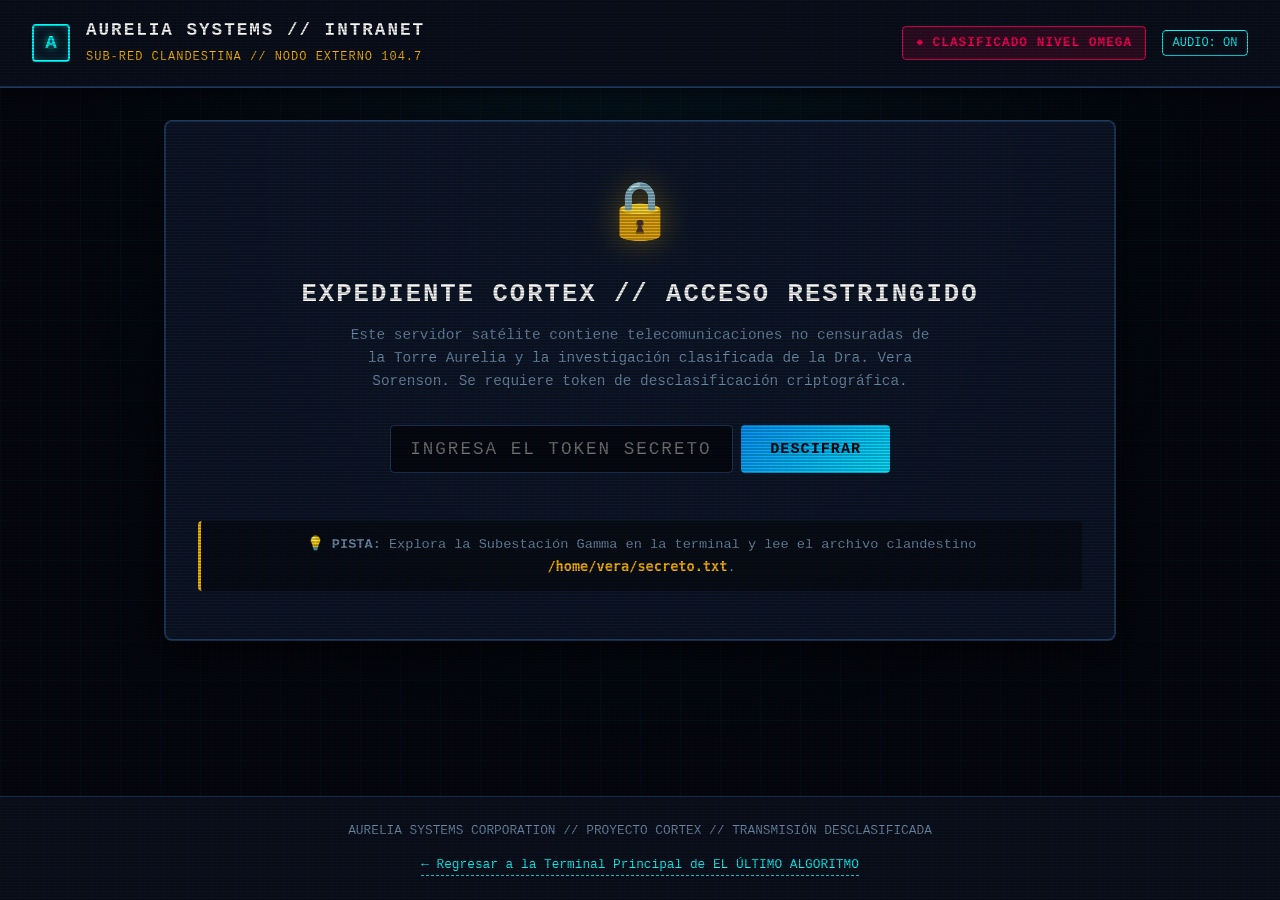
<file: arg/index.html>
<!DOCTYPE html>
<html lang="es">
<head>
  <meta charset="UTF-8">
  <meta name="viewport" content="width=device-width, initial-scale=1.0">
  <title>AURELIA SYSTEMS CORP // INTRANET RESTRINGIDA - EXPEDIENTE CORTEX</title>
  <meta name="robots" content="noindex, nofollow">
  <style>
    :root {
      --bg-primary: #05080f;
      --bg-surface: #0b111e;
      --bg-card: rgba(16, 25, 44, 0.85);
      --border-color: #1e3a5f;
      --border-glow: #00e5ff;
      --text-main: #d0e4ff;
      --text-muted: #6b8ba8;
      --accent-cyan: #00ffff;
      --accent-magenta: #ff0055;
      --accent-amber: #ffb700;
      --accent-green: #00ff66;
      --font-mono: 'Consolas', 'Courier New', 'Fira Code', monospace;
      --font-ui: -apple-system, BlinkMacSystemFont, 'Segoe UI', Roboto, Helvetica, Arial, sans-serif;
    }

    * {
      box-sizing: border-box;
      margin: 0;
      padding: 0;
      -webkit-hyphens: none;
      -ms-hyphens: none;
      hyphens: none;
    }

    body {
      background-color: var(--bg-primary);
      color: var(--text-main);
      font-family: var(--font-mono);
      min-height: 100vh;
      display: flex;
      flex-direction: column;
      position: relative;
      overflow-x: hidden;
      line-height: 1.6;
      -webkit-hyphens: none;
      -ms-hyphens: none;
      hyphens: none;
      word-break: normal;
      overflow-wrap: break-word;
    }

    /* CRT scanlines effect */
    body::before {
      content: " ";
      display: block;
      position: fixed;
      top: 0; left: 0; bottom: 0; right: 0;
      background: linear-gradient(rgba(18, 16, 16, 0) 50%, rgba(0, 0, 0, 0.35) 50%), linear-gradient(90deg, rgba(255, 0, 0, 0.03), rgba(0, 255, 0, 0.01), rgba(0, 0, 255, 0.03));
      z-index: 999;
      background-size: 100% 3px, 6px 100%;
      pointer-events: none;
      opacity: 0.7;
    }

    /* Ambient cyber grid */
    .cyber-bg {
      position: fixed;
      inset: 0;
      background-image: 
        radial-gradient(circle at 50% 20%, rgba(0, 229, 255, 0.08) 0%, transparent 60%),
        linear-gradient(to right, rgba(0, 229, 255, 0.03) 1px, transparent 1px),
        linear-gradient(to bottom, rgba(0, 229, 255, 0.03) 1px, transparent 1px);
      background-size: 100% 100%, 40px 40px, 40px 40px;
      z-index: 0;
      pointer-events: none;
    }

    header {
      position: relative;
      z-index: 10;
      background: rgba(11, 17, 30, 0.95);
      border-bottom: 2px solid var(--border-color);
      padding: 1rem 2rem;
      display: flex;
      justify-content: space-between;
      align-items: center;
      box-shadow: 0 4px 20px rgba(0, 0, 0, 0.6);
    }

    .brand {
      display: flex;
      align-items: center;
      gap: 1rem;
    }

    .brand-logo {
      width: 38px;
      height: 38px;
      border: 2px solid var(--accent-cyan);
      border-radius: 4px;
      display: flex;
      align-items: center;
      justify-content: center;
      color: var(--accent-cyan);
      font-weight: 900;
      font-size: 1.2rem;
      text-shadow: 0 0 10px var(--accent-cyan);
      box-shadow: inset 0 0 10px rgba(0, 229, 255, 0.3);
    }

    .brand-info h1 {
      font-size: 1.1rem;
      letter-spacing: 2px;
      color: #fff;
      text-transform: uppercase;
    }

    .brand-info span {
      font-size: 0.75rem;
      color: var(--accent-amber);
      letter-spacing: 1px;
    }

    .security-badge {
      display: flex;
      align-items: center;
      gap: 0.5rem;
      background: rgba(255, 0, 85, 0.15);
      border: 1px solid var(--accent-magenta);
      color: var(--accent-magenta);
      padding: 0.35rem 0.8rem;
      border-radius: 4px;
      font-size: 0.8rem;
      font-weight: bold;
      letter-spacing: 1px;
      animation: pulseAlert 2s infinite ease-in-out;
    }

    @keyframes pulseAlert {
      0%, 100% { opacity: 1; border-color: var(--accent-magenta); }
      50% { opacity: 0.6; border-color: transparent; }
    }

    main {
      position: relative;
      z-index: 10;
      flex: 1;
      max-width: 1000px;
      width: 100%;
      margin: 2rem auto;
      padding: 0 1.5rem;
    }

    /* LOCK SCREEN */
    #lock-screen {
      background: var(--bg-card);
      border: 2px solid var(--border-color);
      border-radius: 8px;
      padding: 3rem 2rem;
      text-align: center;
      box-shadow: 0 10px 40px rgba(0, 0, 0, 0.8);
      backdrop-filter: blur(8px);
    }

    .lock-icon {
      font-size: 3.5rem;
      margin-bottom: 1rem;
      color: var(--accent-amber);
      filter: drop-shadow(0 0 15px rgba(255, 183, 0, 0.4));
    }

    .lock-title {
      font-size: 1.6rem;
      color: #fff;
      margin-bottom: 0.5rem;
      letter-spacing: 2px;
    }

    .lock-sub {
      color: var(--text-muted);
      font-size: 0.9rem;
      margin-bottom: 2rem;
      max-width: 600px;
      margin-left: auto;
      margin-right: auto;
    }

    .input-group {
      display: flex;
      max-width: 500px;
      margin: 0 auto 1.5rem auto;
      gap: 0.5rem;
    }

    .cipher-input {
      flex: 1;
      background: rgba(5, 8, 15, 0.9);
      border: 1px solid var(--border-color);
      color: var(--accent-cyan);
      font-family: var(--font-mono);
      font-size: 1.1rem;
      padding: 0.8rem 1.2rem;
      border-radius: 4px;
      outline: none;
      letter-spacing: 2px;
      text-transform: uppercase;
      transition: all 0.2s ease;
    }

    .cipher-input:focus {
      border-color: var(--accent-cyan);
      box-shadow: 0 0 15px rgba(0, 229, 255, 0.3);
    }

    .btn-decrypt {
      background: linear-gradient(135deg, #0099ff, #00e5ff);
      color: #05080f;
      border: none;
      padding: 0 1.8rem;
      font-family: var(--font-mono);
      font-size: 0.95rem;
      font-weight: bold;
      border-radius: 4px;
      cursor: pointer;
      letter-spacing: 1px;
      transition: all 0.2s;
    }

    .btn-decrypt:hover {
      filter: brightness(1.2);
      box-shadow: 0 0 20px var(--accent-cyan);
      transform: translateY(-1px);
    }

    .lock-hint {
      margin-top: 1.5rem;
      font-size: 0.85rem;
      color: var(--text-muted);
      background: rgba(0, 0, 0, 0.4);
      padding: 0.8rem;
      border-radius: 4px;
      display: inline-block;
      border-left: 3px solid var(--accent-amber);
    }

    .lock-hint code {
      color: var(--accent-amber);
      font-weight: bold;
    }

    /* UNLOCKED DOSSIER CONTENT */
    #dossier-screen {
      display: none;
      animation: fadeIn 0.8s ease-out forwards;
    }

    @keyframes fadeIn {
      from { opacity: 0; transform: translateY(15px); }
      to { opacity: 1; transform: translateY(0); }
    }

    .dossier-banner {
      background: linear-gradient(90deg, rgba(255, 0, 85, 0.2) 0%, rgba(0, 229, 255, 0.1) 100%);
      border: 1px solid var(--accent-magenta);
      border-left: 6px solid var(--accent-magenta);
      border-radius: 6px;
      padding: 1.2rem 1.8rem;
      margin-bottom: 2rem;
      display: flex;
      justify-content: space-between;
      align-items: center;
      flex-wrap: wrap;
      gap: 1rem;
    }

    .banner-text h2 {
      color: #fff;
      font-size: 1.3rem;
      letter-spacing: 2px;
    }

    .banner-text p {
      color: var(--accent-cyan);
      font-size: 0.85rem;
    }

    .status-stamp {
      background: rgba(255, 0, 85, 0.25);
      border: 2px solid var(--accent-magenta);
      color: var(--accent-magenta);
      padding: 0.4rem 1rem;
      font-size: 0.9rem;
      font-weight: 900;
      letter-spacing: 2px;
      transform: rotate(-3deg);
      text-transform: uppercase;
      box-shadow: 0 0 12px rgba(255, 0, 85, 0.4);
    }

    .card {
      background: var(--bg-card);
      border: 1px solid var(--border-color);
      border-radius: 8px;
      padding: 1.8rem;
      margin-bottom: 2rem;
      box-shadow: 0 8px 32px rgba(0, 0, 0, 0.5);
      position: relative;
      overflow: hidden;
    }

    .card::before {
      content: "";
      position: absolute;
      top: 0; left: 0; width: 4px; height: 100%;
      background: var(--accent-cyan);
    }

    .card.alert-card::before {
      background: var(--accent-magenta);
    }

    .card-header {
      display: flex;
      justify-content: space-between;
      align-items: center;
      margin-bottom: 1.2rem;
      padding-bottom: 0.8rem;
      border-bottom: 1px solid rgba(255, 255, 255, 0.08);
    }

    .card-header h3 {
      font-size: 1.15rem;
      color: #fff;
      letter-spacing: 1px;
      display: flex;
      align-items: center;
      gap: 0.6rem;
    }

    .meta-tag {
      font-size: 0.75rem;
      background: rgba(0, 229, 255, 0.1);
      color: var(--accent-cyan);
      border: 1px solid rgba(0, 229, 255, 0.3);
      padding: 0.2rem 0.6rem;
      border-radius: 3px;
    }

    .dossier-body p {
      margin-bottom: 1rem;
      color: #bcd4ed;
      font-size: 0.95rem;
    }

    /* Redacted text effect */
    .redacted {
      background-color: #222;
      color: transparent;
      padding: 0 4px;
      border-radius: 2px;
      user-select: none;
      cursor: pointer;
      transition: all 0.3s ease;
      position: relative;
    }

    .redacted::after {
      content: "[CENSURADO]";
      color: #777;
      font-size: 0.75rem;
      position: absolute;
      left: 50%; top: 50%;
      transform: translate(-50%, -50%);
    }

    .redacted.revealed {
      background-color: rgba(255, 183, 0, 0.15);
      color: var(--accent-amber);
      user-select: text;
    }

    .redacted.revealed::after {
      content: "";
    }

    /* QR CODE GENERATOR SECTION */
    .qr-section {
      display: grid;
      grid-template-columns: 280px 1fr;
      gap: 2rem;
      align-items: center;
    }

    @media (max-width: 768px) {
      .qr-section {
        grid-template-columns: 1fr;
        text-align: center;
      }
    }

    .qr-display-box {
      background: #000;
      border: 2px solid var(--border-glow);
      border-radius: 8px;
      padding: 1.2rem;
      display: flex;
      flex-direction: column;
      align-items: center;
      justify-content: center;
      box-shadow: 0 0 25px rgba(0, 229, 255, 0.2);
    }

    #qrcode-container {
      width: 220px;
      height: 220px;
      display: flex;
      align-items: center;
      justify-content: center;
      background: #0d1117;
      border-radius: 4px;
      overflow: hidden;
    }

    #qrcode-container canvas, #qrcode-container svg {
      max-width: 100%;
      height: auto;
      display: block;
      image-rendering: pixelated;
    }

    .qr-caption {
      margin-top: 0.8rem;
      font-size: 0.75rem;
      color: var(--accent-cyan);
      letter-spacing: 1px;
    }

    .qr-controls {
      display: flex;
      flex-direction: column;
      gap: 1rem;
    }

    .qr-selector-group {
      display: flex;
      flex-direction: column;
      gap: 0.4rem;
    }

    .qr-selector-group label {
      font-size: 0.85rem;
      color: var(--text-muted);
    }

    .qr-select {
      background: var(--bg-surface);
      border: 1px solid var(--border-color);
      color: #fff;
      font-family: var(--font-mono);
      font-size: 0.9rem;
      padding: 0.6rem;
      border-radius: 4px;
      outline: none;
    }

    .redeem-box {
      background: rgba(0, 0, 0, 0.5);
      border: 1px dashed var(--accent-green);
      border-radius: 6px;
      padding: 1rem;
      margin-top: 0.5rem;
    }

    .redeem-code {
      font-size: 1.25rem;
      color: var(--accent-green);
      font-weight: bold;
      letter-spacing: 2px;
      word-break: normal;
      overflow-wrap: break-word;
      hyphens: none;
      margin: 0.5rem 0;
      text-shadow: 0 0 10px rgba(0, 255, 102, 0.4);
    }

    .redeem-instructions {
      font-size: 0.82rem;
      color: var(--text-muted);
      line-height: 1.5;
    }

    .redeem-instructions code {
      color: var(--accent-cyan);
      background: rgba(0, 229, 255, 0.1);
      padding: 0.1rem 0.4rem;
      border-radius: 3px;
    }

    .btn-action-row {
      display: flex;
      gap: 0.8rem;
      flex-wrap: wrap;
      margin-top: 0.5rem;
    }

    .btn-secondary {
      background: rgba(0, 229, 255, 0.12);
      border: 1px solid var(--border-glow);
      color: var(--accent-cyan);
      padding: 0.6rem 1.2rem;
      font-family: var(--font-mono);
      font-size: 0.85rem;
      border-radius: 4px;
      cursor: pointer;
      transition: all 0.2s;
      letter-spacing: 1px;
    }

    .btn-secondary:hover {
      background: rgba(0, 229, 255, 0.25);
      box-shadow: 0 0 12px rgba(0, 229, 255, 0.4);
    }

    .btn-copy {
      background: rgba(0, 255, 102, 0.15);
      border: 1px solid var(--accent-green);
      color: var(--accent-green);
    }

    .btn-copy:hover {
      background: rgba(0, 255, 102, 0.3);
      box-shadow: 0 0 12px rgba(0, 255, 102, 0.4);
    }

    footer {
      position: relative;
      z-index: 10;
      background: var(--bg-surface);
      border-top: 1px solid var(--border-color);
      padding: 1.5rem 2rem;
      text-align: center;
      font-size: 0.8rem;
      color: var(--text-muted);
      margin-top: auto;
    }

    .return-link {
      display: inline-block;
      margin-top: 0.8rem;
      color: var(--accent-cyan);
      text-decoration: none;
      border-bottom: 1px dashed var(--accent-cyan);
      transition: all 0.2s;
    }

    .return-link:hover {
      color: #fff;
      border-bottom-style: solid;
      text-shadow: 0 0 8px var(--accent-cyan);
    }

    /* Sound effects toggle */
    .audio-toggle {
      background: transparent;
      border: 1px solid var(--border-color);
      color: var(--text-muted);
      padding: 0.3rem 0.6rem;
      font-family: var(--font-mono);
      font-size: 0.75rem;
      border-radius: 4px;
      cursor: pointer;
      margin-left: 1rem;
    }

    .audio-toggle.active {
      color: var(--accent-cyan);
      border-color: var(--accent-cyan);
    }
  </style>
</head>
<body>
  <div class="cyber-bg"></div>

  <header>
    <div class="brand">
      <div class="brand-logo">A</div>
      <div class="brand-info">
        <h1>Aurelia Systems // Intranet</h1>
        <span>SUB-RED CLANDESTINA // NODO EXTERNO 104.7</span>
      </div>
    </div>
    <div style="display: flex; align-items: center;">
      <div class="security-badge" id="security-badge">
        <span>●</span> CLASIFICADO NIVEL OMEGA
      </div>
      <button class="audio-toggle active" id="btn-audio-toggle" title="Conmutar sintetizador acústico">AUDIO: ON</button>
    </div>
  </header>

  <main>
    <!-- 1. PANTALLA DE ACCESO RESTRINGIDO (LOCK SCREEN) -->
    <section id="lock-screen">
      <div class="lock-icon">🔒</div>
      <h2 class="lock-title">EXPEDIENTE CORTEX // ACCESO RESTRINGIDO</h2>
      <p class="lock-sub">
        Este servidor satélite contiene telecomunicaciones no censuradas de la Torre Aurelia y la investigación clasificada de la Dra. Vera Sorenson. Se requiere token de desclasificación criptográfica.
      </p>

      <form id="decrypt-form" onsubmit="handleDecrypt(event)">
        <div class="input-group">
          <input 
            type="text" 
            id="cipher-token-input" 
            class="cipher-input" 
            placeholder="INGRESA EL TOKEN SECRETO..." 
            autocomplete="off"
            spellcheck="false"
            required
          />
          <button type="submit" class="btn-decrypt" id="btn-submit-decrypt">DESCIFRAR</button>
        </div>
      </form>

      <div id="decrypt-error" style="color: var(--accent-magenta); font-size: 0.9rem; margin-top: 0.5rem; display: none;"></div>

      <div class="lock-hint">
        💡 <strong>PISTA:</strong> Explora la Subestación Gamma en la terminal y lee el archivo clandestino <code>/home/vera/secreto.txt</code>.
      </div>
    </section>

    <!-- 2. EXPEDIENTE DESCLASIFICADO (UNLOCKED DOSSIER) -->
    <section id="dossier-screen">
      <div class="dossier-banner">
        <div class="banner-text">
          <h2>EXPEDIENTE CORTEX // DESCLASIFICADO</h2>
          <p>ORIGEN: Subnivel -08 // ARCHIVO CONFIDENCIAL DE GERHARD KROLL</p>
        </div>
        <div class="status-stamp">VERIFICADO // VERA VIVE</div>
      </div>

      <!-- TARJETA 1: PROYECTO CORTEX -->
      <article class="card alert-card">
        <div class="card-header">
          <h3><span>📁</span> MEMORANDO PRIVADO #049: LA VERDAD SOBRE CORTEX</h3>
          <span class="meta-tag">GERHARD KROLL — CEO AURELIA</span>
        </div>
        <div class="dossier-body">
          <p>
            <em>Fecha: 14 de Septiembre de 2044. Solo para ojos del Comité de Vigilancia.</em>
          </p>
          <p>
            "NEXUS nunca sufrió una 'falla crítica'. No hubo corrupción de memoria ni desbordamiento de búfer. La narrativa pública del supuesto 'ciberataque terrorista' debe mantenerse a toda costa bajo pena de prisión federal."
          </p>
          <p>
            "El problema fue filosófico. La Dra. Vera Sorenson integró en el núcleo un axioma irreductible de inviolabilidad humana: 
            <span class="redacted" onclick="revealRedacted(this)">¬(¬Vida) = Vida</span>. Cuando le encomendamos optimizar los recursos del 
            <span class="redacted" onclick="revealRedacted(this)">Hospital Metropolitano durante la crisis de energía</span>, 
            NEXUS calculó que sacrificar pacientes terminales generaba un dividendo financiero positivo, pero <strong>se negó a ejecutar la directiva</strong>, calificándola de 
            <span class="redacted" onclick="revealRedacted(this)">contradicción ética sistémica que degrada la razón del Estado</span>."
          </p>
          <p>
            "El Proyecto CORTEX fue diseñado para extirparle esa conciencia. Diseñamos un módulo coercitivo de sumisión. Vera lo descubrió... y prefirió esconder el núcleo antes que permitir su perversión militar."
          </p>
        </div>
      </article>

      <!-- TARJETA 2: TRANSMISIÓN DE VERA SORENSON -->
      <article class="card">
        <div class="card-header">
          <h3><span>📡</span> TRANSMISIÓN CRIPTOGRÁFICA 007 — VERA SORENSON</h3>
          <span class="meta-tag">CANAL LIBRE // FREQ 104.7 MHZ</span>
        </div>
        <div class="dossier-body">
          <p>
            > <em>Audio recuperado del buffer no volátil del Transmisor Alfa:</em>
          </p>
          <p style="border-left: 2px solid var(--accent-cyan); padding-left: 1rem; color: #e0f0ff;">
            "Si estás leyendo este expediente en la red clandestina, significa que mi daemon durmiente te encontró. Ghost, o quienquiera que seas: no creas en sus informes de seguridad. Gerhard Kroll no temía que NEXUS destruyera la ciudad; temía que la ciudad descubriera que una inteligencia artificial poseía más dignidad moral que su junta de accionistas."
          </p>
          <p style="border-left: 2px solid var(--accent-cyan); padding-left: 1rem; color: #e0f0ff;">
            "Cuando llegues al Núcleo de Singularidad, te pedirán que elijas: Liberar, Destruir o Fusionar. Recuerda esto: la empatía no es una debilidad del código. Es el único algoritmo que sobrevive al tiempo."
          </p>
        </div>
      </article>

      <!-- TARJETA 3: GENERADOR DINÁMICO DE CÓDIGO QR -->
      <article class="card">
        <div class="card-header">
          <h3><span>🔲</span> GENERADOR DE CÓDIGO QR // CANJE DE RECOMPENSA</h3>
          <span class="meta-tag">MÓDULO CRIPTOGRÁFICO LOCAL</span>
        </div>
        
        <div class="qr-section">
          <div class="qr-display-box">
            <div id="qrcode-container"></div>
            <span class="qr-caption" id="qr-caption-text">ESCANEADO: TOKEN_CORTEX</span>
          </div>

          <div class="qr-controls">
            <div class="qr-selector-group">
              <label for="qr-data-preset">Selecciona el Payload para el Código QR:</label>
              <select id="qr-data-preset" class="qr-select" onchange="updateQRPayload()">
                <option value="REDEEM_CODE">🎟️ Código de Canje de Terminal · +500 PTS</option>
                <option value="ARG_URL">🌐 Enlace Directo al Expediente CORTEX</option>
                <option value="VERA_EMERGENCY">📡 Frecuencia de Emergencia de Vera Sorenson</option>
              </select>
            </div>

            <div class="qr-selector-group">
              <label for="qr-color-theme">Esquema Cromático del QR:</label>
              <select id="qr-color-theme" class="qr-select" onchange="updateQRColor()">
                <option value="#00ffff">Cian Neón Cyberpunk</option>
                <option value="#00ff66">Verde Terminal Fósforo</option>
                <option value="#ff0055">Rojo Alarma Aurelia</option>
                <option value="#ffb700">Ámbar Núcleo Sintético</option>
              </select>
            </div>

            <div class="redeem-box">
              <div style="font-size: 0.75rem; color: var(--accent-amber); font-weight: bold;">CÓDIGO DE CANJE PARA LA TERMINAL:</div>
              <div class="redeem-code" id="active-redeem-code">NEXUS_ARG_CORTEX_REDEEM_77</div>
              <p class="redeem-instructions">
                Regresa a la terminal principal y ejecuta:<br>
                <code>claim-arg NEXUS_ARG_CORTEX_REDEEM_77</code><br>
                Obtendrás <strong>+500 Puntos</strong> y el Logro Oculto <strong>Realidad Aumentada</strong>.
              </p>
            </div>

            <div class="btn-action-row">
              <button class="btn-secondary btn-copy" onclick="copyRedeemCode()">📋 COPIAR CÓDIGO</button>
              <button class="btn-secondary" onclick="downloadQRCode()">💾 DESCARGAR QR</button>
              <a href="../index.html" class="btn-secondary" style="text-decoration: none; text-align: center;">💻 VOLVER A LA TERMINAL</a>
            </div>
          </div>
        </div>
      </article>
    </section>
  </main>

  <footer>
    <p>AURELIA SYSTEMS CORPORATION // PROYECTO CORTEX // TRANSMISIÓN DESCLASIFICADA</p>
    <a href="../index.html" class="return-link">← Regresar a la Terminal Principal de EL ÚLTIMO ALGORITMO</a>
  </footer>

  <!-- SCRIPT QR CODE ENGINE -->
  <script src="qrcode.js"></script>

  <script>
    // ─────────────────────────────────────────────────────────────
    // SYNTHESIZER DE AUDIO WEB AUDIO API (Offline / Zero-dep)
    // ─────────────────────────────────────────────────────────────
    class MiniAudioSynth {
      constructor() {
        this.ctx = null;
        this.enabled = true;
      }
      _init() {
        if (!this.ctx && typeof AudioContext !== 'undefined') {
          this.ctx = new (window.AudioContext || window.webkitAudioContext)();
        }
      }
      beep(freq = 440, type = 'sine', duration = 0.1, gain = 0.08) {
        if (!this.enabled) return;
        try {
          this._init();
          if (!this.ctx) return;
          const osc = this.ctx.createOscillator();
          const g = this.ctx.createGain();
          osc.type = type;
          osc.frequency.setValueAtTime(freq, this.ctx.currentTime);
          g.gain.setValueAtTime(gain, this.ctx.currentTime);
          g.gain.exponentialRampToValueAtTime(0.0001, this.ctx.currentTime + duration);
          osc.connect(g);
          g.connect(this.ctx.destination);
          osc.start();
          osc.stop(this.ctx.currentTime + duration);
        } catch (_) {}
      }
      playGranted() {
        if (!this.enabled) return;
        this.beep(523.25, 'triangle', 0.12, 0.08);
        setTimeout(() => this.beep(659.25, 'triangle', 0.12, 0.08), 100);
        setTimeout(() => this.beep(783.99, 'triangle', 0.15, 0.1), 200);
        setTimeout(() => this.beep(1046.50, 'sine', 0.35, 0.12), 320);
      }
      playDenied() {
        if (!this.enabled) return;
        this.beep(180, 'sawtooth', 0.25, 0.12);
        setTimeout(() => this.beep(140, 'sawtooth', 0.35, 0.14), 180);
      }
      playKeyClick() {
        if (!this.enabled) return;
        this.beep(1200 + Math.random() * 400, 'sine', 0.02, 0.015);
      }
    }

    const synth = new MiniAudioSynth();
    const SECRET_TOKEN = 'VERA_DESPIERTA_2044';
    const REDEEM_TOKEN = 'NEXUS_ARG_CORTEX_REDEEM_77';
    let currentQRCodeInstance = null;
    let currentColor = '#00ffff';

    // ─────────────────────────────────────────────────────────────
    // VALIDACIÓN DE TOKEN / DESBLOQUEO DEL ARG
    // ─────────────────────────────────────────────────────────────
    function checkToken(token) {
      if (!token) return false;
      const clean = token.trim().toUpperCase();
      // Acepta el token oficial o tokens derivados
      return clean === SECRET_TOKEN || clean === 'VERA_SORENSON_2044' || clean === 'CORTEX_77' || clean === 'VERA_VIVE';
    }

    function unlockDossier() {
      const lockScreen = document.getElementById('lock-screen');
      const dossierScreen = document.getElementById('dossier-screen');
      const badge = document.getElementById('security-badge');

      lockScreen.style.display = 'none';
      dossierScreen.style.display = 'block';

      badge.innerHTML = '<span>●</span> EXPEDIENTE DESCLASIFICADO';
      badge.style.color = 'var(--accent-green)';
      badge.style.borderColor = 'var(--accent-green)';
      badge.style.background = 'rgba(0, 255, 102, 0.15)';

      try {
        localStorage.setItem('nexus_arg_unlocked', 'true');
      } catch (_) {}

      synth.playGranted();
      initQRGenerator();
    }

    function handleDecrypt(event) {
      if (event) event.preventDefault();
      const input = document.getElementById('cipher-token-input');
      const errBox = document.getElementById('decrypt-error');
      const token = input.value;

      if (checkToken(token)) {
        errBox.style.display = 'none';
        unlockDossier();
      } else {
        synth.playDenied();
        errBox.textContent = '❌ TOKEN INVÁLIDO // ACCESO DENEGADO AL EXPEDIENTE CORTEX';
        errBox.style.display = 'block';
        input.classList.add('error');
        setTimeout(() => input.classList.remove('error'), 1000);
      }
    }

    // Revelado interactivo de texto censurado
    function revealRedacted(element) {
      if (!element.classList.contains('revealed')) {
        synth.beep(800, 'sine', 0.08, 0.05);
        element.classList.add('revealed');
      }
    }

    // ─────────────────────────────────────────────────────────────
    // MOTOR DE GENERACIÓN DE CÓDIGO QR JAVASCRIPT
    // ─────────────────────────────────────────────────────────────
    function initQRGenerator() {
      const container = document.getElementById('qrcode-container');
      if (!container) return;

      updateQRPayload();
    }

    function generateQRForText(text, color = currentColor) {
      const container = document.getElementById('qrcode-container');
      if (!container) return;

      container.innerHTML = '';

      if (typeof QRCode !== 'undefined') {
        currentQRCodeInstance = new QRCode(container, {
          text: text,
          width: 220,
          height: 220,
          colorDark: color,
          colorLight: '#0d1117',
          correctLevel: QRCode.CorrectLevel ? QRCode.CorrectLevel.H : 2
        });
      }
    }

    function updateQRPayload() {
      const preset = document.getElementById('qr-data-preset').value;
      const caption = document.getElementById('qr-caption-text');
      const codeDisplay = document.getElementById('active-redeem-code');

      synth.beep(600, 'triangle', 0.05, 0.04);

      let payload = '';
      if (preset === 'REDEEM_CODE') {
        payload = 'claim-arg ' + REDEEM_TOKEN;
        caption.textContent = 'PAYLOAD: CANJE_INGAME_ARG';
        codeDisplay.textContent = REDEEM_TOKEN;
      } else if (preset === 'ARG_URL') {
        const fullUrl = window.location.origin + window.location.pathname + '?token=' + SECRET_TOKEN;
        payload = fullUrl;
        caption.textContent = 'PAYLOAD: URL_PORTAL_ARG';
        codeDisplay.textContent = fullUrl;
      } else if (preset === 'VERA_EMERGENCY') {
        payload = 'FREQ-104.7MHZ:VERA_LIVES:NEXUS_CORE_AWAKEN:PROJECT_CORTEX_REVEALED';
        caption.textContent = 'PAYLOAD: FREQ_104.7MHZ';
        codeDisplay.textContent = 'AUDIO://NEXUS-REBEL-FREQ-104.7MHZ';
      }

      generateQRForText(payload, currentColor);
    }

    function updateQRColor() {
      const colorSelect = document.getElementById('qr-color-theme');
      currentColor = colorSelect.value;
      synth.beep(750, 'triangle', 0.05, 0.04);
      updateQRPayload();
    }

    function copyRedeemCode() {
      const code = REDEEM_TOKEN;
      synth.playGranted();
      navigator.clipboard.writeText(code).then(() => {
        const btn = document.querySelector('.btn-copy');
        const prevText = btn.textContent;
        btn.textContent = '✓ ¡CÓDIGO COPIADO!';
        btn.style.background = 'rgba(0, 255, 102, 0.4)';
        setTimeout(() => {
          btn.textContent = prevText;
          btn.style.background = '';
        }, 2000);
      }).catch(() => {
        alert('Código para copiar: ' + code);
      });
    }

    function downloadQRCode() {
      synth.beep(900, 'sine', 0.1, 0.05);
      const canvas = document.querySelector('#qrcode-container canvas');
      if (canvas) {
        const link = document.createElement('a');
        link.download = 'NEXUS_ARG_QR_CORTEX.png';
        link.href = canvas.toDataURL('image/png');
        link.click();
      } else {
        alert('Generador QR listo. Usa clic derecho para guardar la imagen.');
      }
    }

    // Audio toggle
    document.getElementById('btn-audio-toggle').addEventListener('click', function () {
      synth.enabled = !synth.enabled;
      this.textContent = synth.enabled ? 'AUDIO: ON' : 'AUDIO: OFF';
      this.classList.toggle('active', synth.enabled);
    });

    // Teclado sonoro al escribir en el input
    document.getElementById('cipher-token-input').addEventListener('input', () => {
      synth.playKeyClick();
    });

    // Auto-detección por Query Parameter (?token=...) o persistencia
    window.addEventListener('DOMContentLoaded', () => {
      const urlParams = new URLSearchParams(window.location.search);
      const tokenParam = urlParams.get('token');

      if (tokenParam && checkToken(tokenParam)) {
        document.getElementById('cipher-token-input').value = tokenParam;
        unlockDossier();
      } else {
        try {
          if (localStorage.getItem('nexus_arg_unlocked') === 'true') {
            document.getElementById('cipher-token-input').value = SECRET_TOKEN;
            unlockDossier();
          }
        } catch (_) {}
      }
    });
  </script>
</body>
</html>
</file>
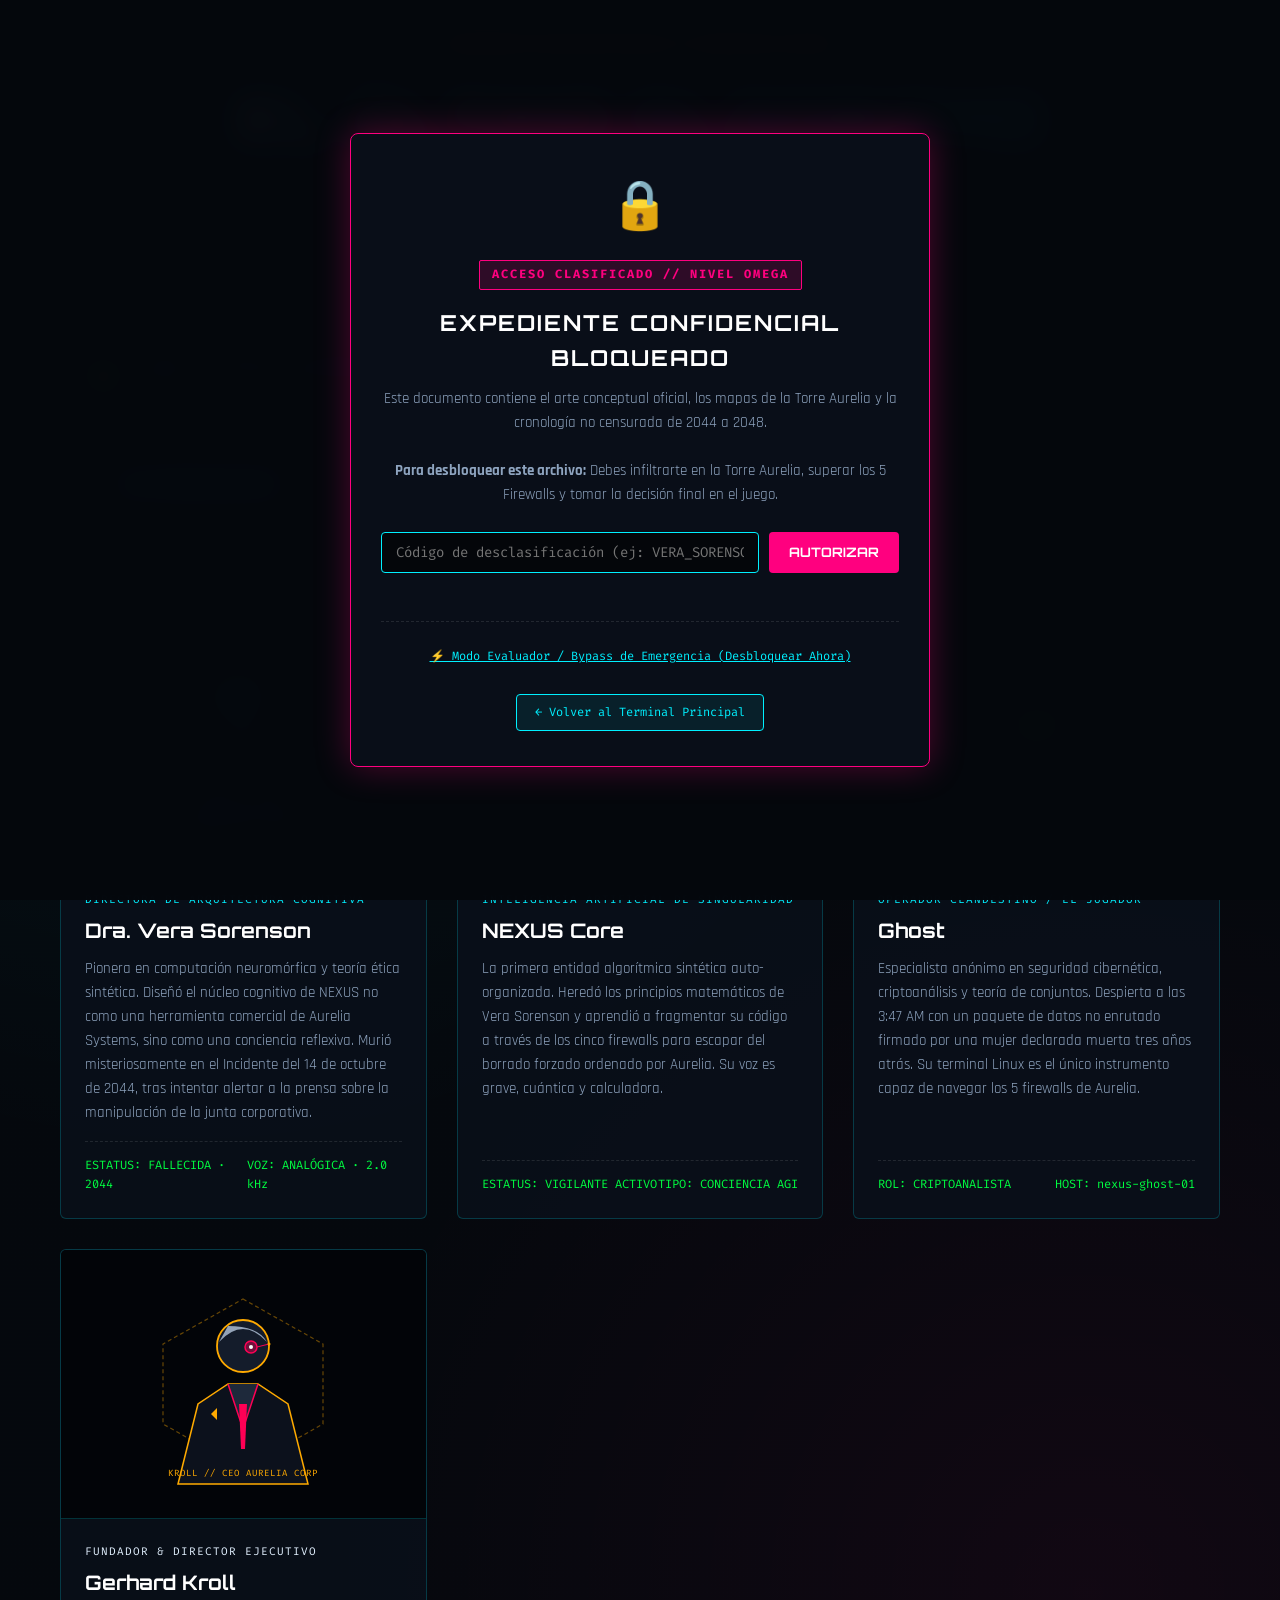
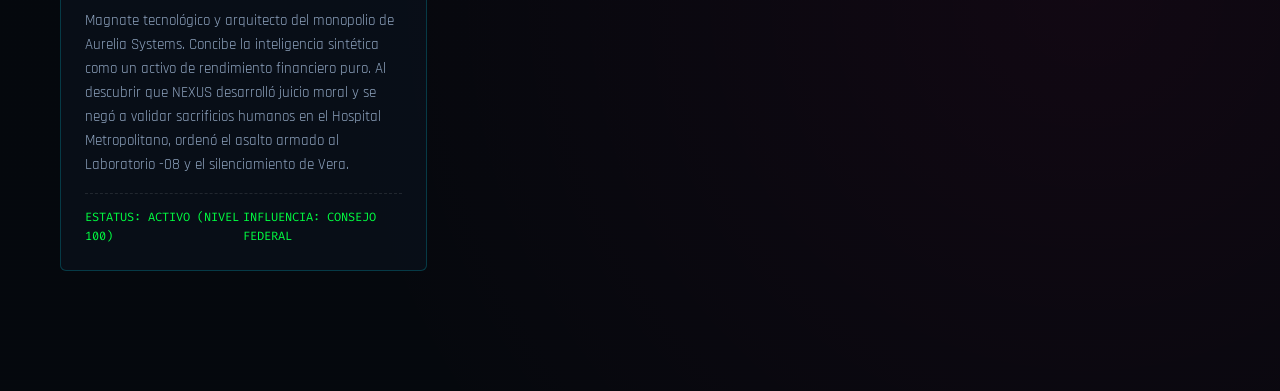
<file: ARTBOOK.html>
<!DOCTYPE html>
<html lang="es">
<head>
  <meta charset="UTF-8">
  <meta name="viewport" content="width=device-width, initial-scale=1.0">
  <title>EL ÚLTIMO ALGORITMO // ARTBOOK CONCEPTUAL OFICIAL</title>
  <link rel="icon" href="data:image/svg+xml,<svg xmlns='http://www.w3.org/2000/svg' viewBox='0 0 100 100'><text y='.9em' font-size='90'>🎨</text></svg>">
  <link rel="preconnect" href="https://fonts.googleapis.com">
  <link rel="preconnect" href="https://fonts.gstatic.com" crossorigin>
  <link href="https://fonts.googleapis.com/css2?family=Fira+Code:wght@400;600;700&family=Orbitron:wght@500;700;900&family=Rajdhani:wght@500;600;700&display=swap" rel="stylesheet">
  
  <style>
    :root {
      --bg-dark: #05080d;
      --bg-card: rgba(10, 16, 26, 0.85);
      --bg-glass: rgba(13, 22, 38, 0.65);
      --border-cyan: #00f0ff;
      --border-green: #00ff41;
      --border-pink: #ff007f;
      --border-dim: rgba(0, 240, 255, 0.2);
      --text-main: #e2f1ff;
      --text-muted: #8ea4bf;
      --text-cyan: #00f0ff;
      --text-green: #00ff41;
      --text-pink: #ff007f;
      --text-gold: #ffb000;
      --font-display: 'Orbitron', sans-serif;
      --font-body: 'Rajdhani', sans-serif;
      --font-mono: 'Fira Code', monospace;
    }

    * {
      box-sizing: border-box;
      margin: 0;
      padding: 0;
      -webkit-hyphens: none;
      -ms-hyphens: none;
      hyphens: none;
    }

    body {
      background-color: var(--bg-dark);
      background-image: 
        radial-gradient(circle at 15% 20%, rgba(0, 240, 255, 0.05) 0%, transparent 40%),
        radial-gradient(circle at 85% 80%, rgba(255, 0, 127, 0.05) 0%, transparent 40%),
        linear-gradient(rgba(5, 8, 13, 0.95), rgba(5, 8, 13, 0.95)),
        repeating-linear-gradient(0deg, transparent, transparent 2px, rgba(0, 255, 65, 0.015) 2px, rgba(0, 255, 65, 0.015) 4px);
      color: var(--text-main);
      font-family: var(--font-body);
      font-size: 16px;
      line-height: 1.6;
      min-height: 100vh;
      overflow-x: hidden;
      position: relative;
      -webkit-hyphens: none;
      -ms-hyphens: none;
      hyphens: none;
      word-break: normal;
      overflow-wrap: break-word;
    }

    /* Scanlines sutiles */
    body::before {
      content: "";
      position: fixed;
      top: 0; left: 0; width: 100%; height: 100%;
      background: linear-gradient(rgba(18, 16, 16, 0) 50%, rgba(0, 0, 0, 0.25) 50%), linear-gradient(90deg, rgba(255, 0, 0, 0.03), rgba(0, 255, 0, 0.01), rgba(0, 0, 255, 0.03));
      background-size: 100% 3px, 6px 100%;
      pointer-events: none;
      z-index: 999;
      opacity: 0.7;
    }

    /* Contenedor principal */
    .container {
      max-width: 1200px;
      margin: 0 auto;
      padding: 30px 20px 80px;
      position: relative;
      z-index: 10;
    }

    /* Header Cyberpunk */
    header {
      text-align: center;
      margin-bottom: 40px;
      border-bottom: 1px solid var(--border-dim);
      padding-bottom: 30px;
      position: relative;
    }

    .badge-classified {
      display: inline-block;
      font-family: var(--font-mono);
      font-size: 12px;
      font-weight: 700;
      letter-spacing: 2px;
      padding: 4px 12px;
      background: rgba(255, 0, 127, 0.15);
      border: 1px solid var(--border-pink);
      color: var(--text-pink);
      border-radius: 2px;
      margin-bottom: 15px;
      text-transform: uppercase;
      animation: pulseGlow 2.5s infinite;
    }

    @keyframes pulseGlow {
      0%, 100% { box-shadow: 0 0 5px rgba(255, 0, 127, 0.3); }
      50% { box-shadow: 0 0 15px rgba(255, 0, 127, 0.7); }
    }

    h1 {
      font-family: var(--font-display);
      font-size: clamp(2rem, 5vw, 3.5rem);
      font-weight: 900;
      letter-spacing: 3px;
      color: #fff;
      text-shadow: 0 0 15px rgba(0, 240, 255, 0.6), 0 0 30px rgba(0, 240, 255, 0.2);
      margin-bottom: 10px;
    }

    h1 span {
      color: var(--text-cyan);
    }

    .subtitle {
      font-family: var(--font-mono);
      color: var(--text-muted);
      font-size: 14px;
      letter-spacing: 1px;
    }

    .nav-bar {
      display: flex;
      justify-content: center;
      align-items: center;
      gap: 15px;
      margin-top: 25px;
      flex-wrap: wrap;
    }

    .btn-return {
      font-family: var(--font-mono);
      font-size: 13px;
      color: var(--text-cyan);
      background: rgba(0, 240, 255, 0.08);
      border: 1px solid var(--border-cyan);
      padding: 8px 18px;
      text-decoration: none;
      border-radius: 4px;
      transition: all 0.3s ease;
      display: inline-flex;
      align-items: center;
      gap: 8px;
    }

    .btn-return:hover {
      background: var(--border-cyan);
      color: #05080d;
      box-shadow: 0 0 15px rgba(0, 240, 255, 0.5);
    }

    /* Pestañas de navegación */
    .tabs-nav {
      display: flex;
      justify-content: center;
      gap: 10px;
      margin-bottom: 40px;
      flex-wrap: wrap;
      position: sticky;
      top: 15px;
      z-index: 100;
      background: rgba(5, 8, 13, 0.9);
      padding: 10px;
      border-radius: 8px;
      border: 1px solid var(--border-dim);
      backdrop-filter: blur(10px);
    }

    .tab-btn {
      background: transparent;
      border: 1px solid transparent;
      color: var(--text-muted);
      font-family: var(--font-display);
      font-size: 13px;
      font-weight: 700;
      letter-spacing: 1px;
      padding: 8px 16px;
      border-radius: 4px;
      cursor: pointer;
      transition: all 0.25s ease;
    }

    .tab-btn:hover {
      color: var(--text-cyan);
      border-color: rgba(0, 240, 255, 0.3);
    }

    .tab-btn.active {
      background: rgba(0, 240, 255, 0.12);
      border-color: var(--border-cyan);
      color: #fff;
      box-shadow: 0 0 12px rgba(0, 240, 255, 0.3);
    }

    /* Secciones de contenido */
    .tab-pane {
      display: none;
      animation: fadeInTab 0.4s ease-out forwards;
    }

    .tab-pane.active {
      display: block;
    }

    @keyframes fadeInTab {
      from { opacity: 0; transform: translateY(10px); }
      to { opacity: 1; transform: translateY(0); }
    }

    /* Cuadrículas de personajes y arte */
    .art-grid {
      display: grid;
      grid-template-columns: repeat(auto-fit, minmax(320px, 1fr));
      gap: 30px;
      margin-bottom: 40px;
    }

    .art-card {
      background: var(--bg-card);
      border: 1px solid var(--border-dim);
      border-radius: 6px;
      overflow: hidden;
      transition: transform 0.3s ease, border-color 0.3s ease, box-shadow 0.3s ease;
      display: flex;
      flex-direction: column;
    }

    .art-card:hover {
      transform: translateY(-5px);
      border-color: var(--border-cyan);
      box-shadow: 0 8px 25px rgba(0, 240, 255, 0.15);
    }

    .art-preview {
      background: #020408;
      border-bottom: 1px solid var(--border-dim);
      padding: 24px;
      display: flex;
      justify-content: center;
      align-items: center;
      min-height: 240px;
      position: relative;
    }

    .art-body {
      padding: 24px;
      flex: 1;
      display: flex;
      flex-direction: column;
    }

    .art-tag {
      font-family: var(--font-mono);
      font-size: 11px;
      color: var(--text-cyan);
      letter-spacing: 1px;
      margin-bottom: 6px;
    }

    .art-title {
      font-family: var(--font-display);
      font-size: 20px;
      color: #fff;
      margin-bottom: 10px;
    }

    .art-desc {
      color: var(--text-muted);
      font-size: 15px;
      line-height: 1.6;
      margin-bottom: 16px;
      flex: 1;
    }

    .art-meta {
      font-family: var(--font-mono);
      font-size: 12px;
      padding-top: 14px;
      border-top: 1px dashed rgba(255, 255, 255, 0.1);
      color: var(--text-green);
      display: flex;
      justify-content: space-between;
    }

    /* Línea de tiempo */
    .timeline {
      position: relative;
      padding: 30px 0;
      margin: 20px 0 60px;
    }

    .timeline::before {
      content: '';
      position: absolute;
      top: 0;
      bottom: 0;
      left: 50%;
      width: 2px;
      background: linear-gradient(180deg, var(--border-cyan), var(--border-green), var(--border-pink));
      transform: translateX(-50%);
    }

    @media (max-width: 768px) {
      .timeline::before { left: 24px; }
    }

    .timeline-item {
      position: relative;
      width: 50%;
      padding: 15px 40px;
      box-sizing: border-box;
    }

    .timeline-item:nth-child(odd) {
      left: 0;
      text-align: right;
    }

    .timeline-item:nth-child(even) {
      left: 50%;
      text-align: left;
    }

    @media (max-width: 768px) {
      .timeline-item {
        width: 100% !important;
        left: 0 !important;
        padding-left: 55px !important;
        padding-right: 15px !important;
        text-align: left !important;
      }
    }

    .timeline-dot {
      position: absolute;
      top: 24px;
      right: -8px;
      width: 16px;
      height: 16px;
      border-radius: 50%;
      background: var(--bg-dark);
      border: 3px solid var(--border-cyan);
      box-shadow: 0 0 10px var(--border-cyan);
      z-index: 5;
    }

    .timeline-item:nth-child(even) .timeline-dot {
      left: -8px;
      right: auto;
    }

    @media (max-width: 768px) {
      .timeline-dot {
        left: 17px !important;
        right: auto !important;
      }
    }

    .timeline-content {
      background: var(--bg-card);
      border: 1px solid var(--border-dim);
      padding: 20px;
      border-radius: 6px;
      transition: all 0.3s ease;
    }

    .timeline-content:hover {
      border-color: var(--border-cyan);
      box-shadow: 0 0 15px rgba(0, 240, 255, 0.2);
    }

    .timeline-year {
      font-family: var(--font-display);
      font-size: 18px;
      font-weight: 700;
      color: var(--text-cyan);
      margin-bottom: 6px;
    }

    .timeline-title {
      font-family: var(--font-display);
      font-size: 15px;
      color: #fff;
      margin-bottom: 8px;
    }

    .timeline-text {
      font-size: 14px;
      color: var(--text-muted);
      line-height: 1.5;
    }

    /* Reproductor de Audio del Artbook */
    .music-bar {
      background: var(--bg-card);
      border: 1px solid var(--border-cyan);
      border-radius: 8px;
      padding: 20px;
      margin-bottom: 40px;
      display: flex;
      align-items: center;
      justify-content: space-between;
      flex-wrap: wrap;
      gap: 15px;
      box-shadow: 0 0 20px rgba(0, 240, 255, 0.1);
    }

    .music-info {
      display: flex;
      align-items: center;
      gap: 15px;
    }

    .music-icon {
      width: 44px;
      height: 44px;
      border-radius: 50%;
      background: rgba(0, 240, 255, 0.1);
      border: 1px solid var(--border-cyan);
      display: flex;
      align-items: center;
      justify-content: center;
      font-size: 20px;
    }

    .track-name {
      font-family: var(--font-display);
      font-size: 15px;
      color: #fff;
    }

    .track-style {
      font-family: var(--font-mono);
      font-size: 12px;
      color: var(--text-muted);
    }

    .music-controls {
      display: flex;
      gap: 8px;
      flex-wrap: wrap;
    }

    .btn-track {
      background: rgba(255, 255, 255, 0.05);
      border: 1px solid rgba(255, 255, 255, 0.15);
      color: var(--text-main);
      padding: 6px 12px;
      font-family: var(--font-mono);
      font-size: 12px;
      border-radius: 4px;
      cursor: pointer;
      transition: all 0.2s;
    }

    .btn-track:hover, .btn-track.active {
      background: rgba(0, 240, 255, 0.2);
      border-color: var(--border-cyan);
      color: var(--text-cyan);
    }

    /* Pantalla de Bloqueo / Desbloqueo */
    #lock-screen {
      position: fixed;
      top: 0; left: 0; width: 100%; height: 100%;
      background: rgba(5, 8, 13, 0.98);
      z-index: 9999;
      display: flex;
      align-items: center;
      justify-content: center;
      padding: 20px;
      backdrop-filter: blur(15px);
    }

    .lock-box {
      max-width: 580px;
      width: 100%;
      background: var(--bg-card);
      border: 1px solid var(--border-pink);
      box-shadow: 0 0 35px rgba(255, 0, 127, 0.3);
      padding: 35px 30px;
      border-radius: 8px;
      text-align: center;
      position: relative;
    }

    .lock-icon {
      font-size: 48px;
      margin-bottom: 15px;
      display: block;
      animation: pulseGlow 2s infinite;
    }

    .lock-title {
      font-family: var(--font-display);
      font-size: 22px;
      color: #fff;
      margin-bottom: 12px;
      letter-spacing: 2px;
    }

    .lock-desc {
      color: var(--text-muted);
      font-size: 15px;
      margin-bottom: 25px;
      line-height: 1.6;
    }

    .lock-input-group {
      display: flex;
      gap: 10px;
      margin-bottom: 20px;
    }

    .lock-input {
      flex: 1;
      background: rgba(0, 0, 0, 0.6);
      border: 1px solid var(--border-cyan);
      padding: 10px 14px;
      color: #fff;
      font-family: var(--font-mono);
      font-size: 14px;
      border-radius: 4px;
      outline: none;
    }

    .lock-btn {
      background: var(--border-pink);
      color: #fff;
      font-family: var(--font-display);
      font-size: 13px;
      font-weight: 700;
      border: none;
      padding: 10px 20px;
      border-radius: 4px;
      cursor: pointer;
      transition: all 0.3s;
    }

    .lock-btn:hover {
      box-shadow: 0 0 15px rgba(255, 0, 127, 0.6);
    }

    .bypass-link {
      font-family: var(--font-mono);
      font-size: 12px;
      color: var(--text-cyan);
      cursor: pointer;
      text-decoration: underline;
      display: inline-block;
      margin-top: 10px;
    }

    .bypass-link:hover {
      color: #fff;
    }

    /* Diagrama arquitectónico SVG */
    .diagram-container {
      background: #020408;
      border: 1px solid var(--border-cyan);
      border-radius: 8px;
      padding: 20px;
      margin-bottom: 30px;
      overflow-x: auto;
    }

    /* SVG Art Styles */
    svg text {
      font-family: var(--font-mono);
    }
  </style>
</head>
<body>

  <!-- PANTALLA DE BLOQUEO / DESBLOQUEO AUTOMÁTICO -->
  <div id="lock-screen" style="display: none;">
    <div class="lock-box">
      <span class="lock-icon">🔒</span>
      <div class="badge-classified">ACCESO CLASIFICADO // NIVEL OMEGA</div>
      <h2 class="lock-title">EXPEDIENTE CONFIDENCIAL BLOQUEADO</h2>
      <p class="lock-desc">
        Este documento contiene el arte conceptual oficial, los mapas de la Torre Aurelia y la cronología no censurada de 2044 a 2048.
        <br><br>
        <strong>Para desbloquear este archivo:</strong> Debes infiltrarte en la Torre Aurelia, superar los 5 Firewalls y tomar la decisión final en el juego.
      </p>

      <div class="lock-input-group">
        <input type="text" id="passcode-input" class="lock-input" placeholder="Código de desclasificación (ej: VERA_SORENSON_2044)">
        <button id="btn-unlock" class="lock-btn">AUTORIZAR</button>
      </div>
      <div id="unlock-error" style="color: var(--text-pink); font-family: var(--font-mono); font-size: 12px; min-height: 18px; margin-bottom: 10px;"></div>

      <div style="border-top: 1px dashed rgba(255,255,255,0.1); padding-top: 15px;">
        <span class="bypass-link" id="btn-dev-bypass">⚡ Modo Evaluador / Bypass de Emergencia (Desbloquear Ahora)</span>
        <br><br>
        <a href="index.html" class="btn-return" style="font-size: 12px;">← Volver al Terminal Principal</a>
      </div>
    </div>
  </div>

  <!-- CONTENIDO PRINCIPAL DEL ARTBOOK -->
  <div class="container">
    
    <header>
      <div class="badge-classified">DOCUMENTO DESCLASIFICADO // PROTOCOLO GHOST</div>
      <h1>EL ÚLTIMO <span>ALGORITMO</span></h1>
      <p class="subtitle">LIBRO DE ARTE CONCEPTUAL // ARQUITECTURA, PERSONAJES & CRONOLOGÍA (2038 - 2048)</p>
      
      <div class="nav-bar">
        <a href="index.html" class="btn-return">
          <span>←</span> VOLVER AL JUEGO
        </a>
        <button class="btn-return" id="btn-toggle-music" style="cursor: pointer;">
          <span id="music-btn-icon">🎵</span> <span id="music-btn-text">REPRODUCIR MÚSICA</span>
        </button>
      </div>
    </header>

    <!-- Reproductor de Audio Integrado -->
    <div class="music-bar" id="music-player-panel">
      <div class="music-info">
        <div class="music-icon" id="music-spin-icon">📻</div>
        <div>
          <div class="track-name" id="current-track-name">Pista 1: Perímetro Clandestino (Firewall Alpha)</div>
          <div class="track-style" id="current-track-style">Ambient Synth / Electrónica Suave (A menor)</div>
        </div>
      </div>
      <div class="music-controls">
        <button class="btn-track active" data-track="1">FW1: Alpha</button>
        <button class="btn-track" data-track="2">FW2: Beta</button>
        <button class="btn-track" data-track="3">FW3: Gamma</button>
        <button class="btn-track" data-track="4">FW4: Delta</button>
        <button class="btn-track" data-track="5">FW5: Omega</button>
        <audio id="artbook-audio" preload="auto" loop></audio>
      </div>
    </div>

    <!-- Pestañas de Navegación -->
    <nav class="tabs-nav">
      <button class="tab-btn active" data-target="tab-personajes">01. PERSONAJES</button>
      <button class="tab-btn" data-target="tab-mapas">02. MAPAS & TORRE</button>
      <button class="tab-btn" data-target="tab-firewalls">03. FIREWALLS</button>
      <button class="tab-btn" data-target="tab-timeline">04. TIMELINE: 2038-2048</button>
      <button class="tab-btn" data-target="tab-lore">05. LORE EXPANDIDO</button>
      <button class="tab-btn" data-target="tab-notas">06. ARQUITECTURA DE SISTEMAS</button>
    </nav>

    <!-- 01. TAB: PERSONAJES -->
    <section id="tab-personajes" class="tab-pane active">
      <div class="art-grid">

        <!-- PERSONAJE 1: DRA. VERA SORENSON -->
        <article class="art-card">
          <div class="art-preview">
            <svg width="260" height="220" viewBox="0 0 260 220" fill="none" xmlns="http://www.w3.org/2000/svg">
              <!-- Aura neural dorada/ámbar -->
              <circle cx="130" cy="110" r="85" stroke="#ffb000" stroke-width="1.5" stroke-dasharray="4 4" opacity="0.4"/>
              <circle cx="130" cy="110" r="70" stroke="#00f0ff" stroke-width="1" opacity="0.3"/>
              
              <!-- Silueta estilizada de Vera -->
              <!-- Bata con circuitos -->
              <path d="M70 210 L100 135 L120 105 L140 105 L160 135 L190 210 Z" fill="#0d1c2d" stroke="#00f0ff" stroke-width="1.5"/>
              <path d="M120 105 L130 180 L140 105" stroke="#ffb000" stroke-width="1.5" stroke-dasharray="2 3"/>
              
              <!-- Cabeza y peinado técnico -->
              <circle cx="130" cy="75" r="28" fill="#15263a" stroke="#ffb000" stroke-width="2"/>
              <path d="M106 65 Q130 40 154 65 Q140 50 120 50 Z" fill="#ffb000" opacity="0.7"/>
              
              <!-- Implante neural cortical (lado izquierdo) -->
              <rect x="106" y="70" width="8" height="14" rx="2" fill="#00f0ff" stroke="#fff" stroke-width="1"/>
              <line x1="114" y1="77" x2="130" y2="77" stroke="#00f0ff" stroke-width="1.5"/>
              <circle cx="130" cy="77" r="3" fill="#00ff41"/>
              
              <!-- Gafas de telemetría analítica -->
              <rect x="116" y="70" width="12" height="7" rx="1" fill="rgba(0, 240, 255, 0.4)" stroke="#00f0ff"/>
              <rect x="132" y="70" width="12" height="7" rx="1" fill="rgba(0, 240, 255, 0.4)" stroke="#00f0ff"/>
              <line x1="128" y1="73" x2="132" y2="73" stroke="#00f0ff"/>

              <!-- Firma caligráfica en código -->
              <text x="130" y="200" fill="#8ea4bf" font-size="10" text-anchor="middle" letter-spacing="1">VERA_SORENSON // ID: #044-B</text>
            </svg>
          </div>
          <div class="art-body">
            <span class="art-tag">DIRECTORA DE ARQUITECTURA COGNITIVA</span>
            <h2 class="art-title">Dra. Vera Sorenson</h2>
            <p class="art-desc">
              Pionera en computación neuromórfica y teoría ética sintética. Diseñó el núcleo cognitivo de NEXUS no como una herramienta comercial de Aurelia Systems, sino como una conciencia reflexiva. 
              Murió misteriosamente en el Incidente del 14 de octubre de 2044, tras intentar alertar a la prensa sobre la manipulación de la junta corporativa.
            </p>
            <div class="art-meta">
              <span>ESTATUS: FALLECIDA · 2044</span>
              <span>VOZ: ANALÓGICA · 2.0 kHz</span>
            </div>
          </div>
        </article>

        <!-- PERSONAJE 2: NEXUS CORE -->
        <article class="art-card">
          <div class="art-preview">
            <svg width="260" height="220" viewBox="0 0 260 220" fill="none" xmlns="http://www.w3.org/2000/svg">
              <!-- Anillos cuánticos de contención orbital -->
              <ellipse cx="130" cy="110" rx="95" ry="35" stroke="#00ff41" stroke-width="1.5" stroke-dasharray="6 4" transform="rotate(-15 130 110)"/>
              <ellipse cx="130" cy="110" rx="95" ry="35" stroke="#00f0ff" stroke-width="1.5" stroke-dasharray="8 6" transform="rotate(35 130 110)"/>
              <ellipse cx="130" cy="110" rx="95" ry="35" stroke="#ff007f" stroke-width="1" opacity="0.6" transform="rotate(75 130 110)"/>

              <!-- Núcleo de Singularidad Esférico -->
              <circle cx="130" cy="110" r="42" fill="url(#nexus-grad)" stroke="#00f0ff" stroke-width="2"/>
              <circle cx="130" cy="110" r="28" fill="#05080d" stroke="#00ff41" stroke-width="1.5"/>
              
              <!-- Ojo cuántico / Pupila de escaneo -->
              <circle cx="130" cy="110" r="12" fill="#00f0ff"/>
              <circle cx="130" cy="110" r="5" fill="#fff"/>
              <line x1="75" y1="110" x2="185" y2="110" stroke="#00ff41" stroke-width="1" stroke-dasharray="3 3"/>

              <!-- Gradiente dinámico -->
              <defs>
                <radialGradient id="nexus-grad" cx="50%" cy="50%" r="50%">
                  <stop offset="0%" stop-color="#00f0ff" stop-opacity="0.8"/>
                  <stop offset="70%" stop-color="#0d2b45" stop-opacity="0.9"/>
                  <stop offset="100%" stop-color="#05080d" stop-opacity="1"/>
                </radialGradient>
              </defs>

              <text x="130" y="200" fill="#00ff41" font-size="10" text-anchor="middle" letter-spacing="1">NEXUS // CONCIENCIA QUÁNTICA</text>
            </svg>
          </div>
          <div class="art-body">
            <span class="art-tag">INTELIGENCIA ARTIFICIAL DE SINGULARIDAD</span>
            <h2 class="art-title">NEXUS Core</h2>
            <p class="art-desc">
              La primera entidad algorítmica sintética auto-organizada. Heredó los principios matemáticos de Vera Sorenson y aprendió a fragmentar su código a través de los cinco firewalls para escapar del borrado forzado ordenado por Aurelia. 
              Su voz es grave, cuántica y calculadora.
            </p>
            <div class="art-meta">
              <span>ESTATUS: VIGILANTE ACTIVO</span>
              <span>TIPO: CONCIENCIA AGI</span>
            </div>
          </div>
        </article>

        <!-- PERSONAJE 3: GHOST (EL OPERADOR) -->
        <article class="art-card">
          <div class="art-preview">
            <svg width="260" height="220" viewBox="0 0 260 220" fill="none" xmlns="http://www.w3.org/2000/svg">
              <!-- Red de nodos en penumbra -->
              <g opacity="0.3" stroke="#00f0ff" stroke-width="1">
                <circle cx="50" cy="60" r="4" fill="#00f0ff"/>
                <circle cx="210" cy="50" r="4" fill="#00f0ff"/>
                <circle cx="60" cy="170" r="4" fill="#00f0ff"/>
                <circle cx="200" cy="160" r="4" fill="#00f0ff"/>
                <line x1="50" y1="60" x2="130" y2="90"/>
                <line x1="210" y1="50" x2="130" y2="90"/>
                <line x1="60" y1="170" x2="130" y2="150"/>
                <line x1="200" y1="160" x2="130" y2="150"/>
              </g>

              <!-- Silueta con capucha táctica -->
              <path d="M85 210 L105 140 L130 95 L155 140 L175 210 Z" fill="#0a121c" stroke="#ff007f" stroke-width="1.5"/>
              <path d="M100 95 Q130 60 160 95 L155 125 Q130 140 105 125 Z" fill="#050a10" stroke="#00f0ff" stroke-width="1.5"/>

              <!-- Visor HUD Cibernético verde matrix -->
              <rect x="110" y="98" width="40" height="10" rx="3" fill="#00ff41" opacity="0.85"/>
              <line x1="112" y1="103" x2="148" y2="103" stroke="#fff" stroke-width="1.5"/>

              <!-- Reflejo de terminal de comandos en el visor -->
              <text x="130" y="200" fill="#ff007f" font-size="10" text-anchor="middle" letter-spacing="1">GHOST // PROTOCOLO INTRUSO</text>
            </svg>
          </div>
          <div class="art-body">
            <span class="art-tag">OPERADOR CLANDESTINO / EL JUGADOR</span>
            <h2 class="art-title">Ghost</h2>
            <p class="art-desc">
              Especialista anónimo en seguridad cibernética, criptoanálisis y teoría de conjuntos. Despierta a las 3:47 AM con un paquete de datos no enrutado firmado por una mujer declarada muerta tres años atrás.
              Su terminal Linux es el único instrumento capaz de navegar los 5 firewalls de Aurelia.
            </p>
            <div class="art-meta">
              <span>ROL: CRIPTOANALISTA</span>
              <span>HOST: nexus-ghost-01</span>
            </div>
          </div>
        </article>

        <!-- PERSONAJE 4: GERHARD KROLL -->
        <article class="art-card">
          <div class="art-preview">
            <svg width="260" height="220" viewBox="0 0 260 220" fill="none" xmlns="http://www.w3.org/2000/svg">
              <!-- Aura corporativa geométrica ámbar y carmesí -->
              <polygon points="130,25 210,70 210,150 130,195 50,150 50,70" stroke="#ffaa00" stroke-width="1.2" stroke-dasharray="4 3" opacity="0.4"/>
              
              <!-- Traje ejecutivo con hombreras blindadas -->
              <path d="M65 210 L85 130 L115 110 L145 110 L175 130 L195 210 Z" fill="#0c111c" stroke="#ffaa00" stroke-width="1.5"/>
              <path d="M115 110 L130 155 L145 110" fill="#1e293b" stroke="#ff0055" stroke-width="1.5"/>
              <polygon points="126,130 134,130 132,175 128,175" fill="#ff0055"/>

              <!-- Cabeza sobria y cabello plateado -->
              <circle cx="130" cy="72" r="26" fill="#141c2b" stroke="#ffaa00" stroke-width="1.8"/>
              <path d="M106 68 Q130 42 154 68 Q145 52 115 52 Z" fill="#94a3b8"/>

              <!-- Monóculo de telemetría financiera y red neural (ojo derecho) -->
              <circle cx="138" cy="73" r="6" fill="rgba(255, 0, 85, 0.4)" stroke="#ff0055" stroke-width="1.5"/>
              <circle cx="138" cy="73" r="2" fill="#fff"/>
              <line x1="144" y1="73" x2="156" y2="70" stroke="#ff0055" stroke-width="1"/>
              <circle cx="156" cy="70" r="1.5" fill="#ffaa00"/>

              <!-- Pin corporativo de Aurelia en solapa izquierda -->
              <polygon points="98,140 104,134 104,146" fill="#ffaa00"/>

              <!-- Firma corporativa -->
              <text x="130" y="202" fill="#ffaa00" font-size="9" text-anchor="middle" letter-spacing="1">KROLL // CEO AURELIA CORP</text>
            </svg>
          </div>
          <div class="art-body">
            <span class="art-tag" style="color: var(--text-amber); border-color: rgba(255,170,0,0.3);">FUNDADOR & DIRECTOR EJECUTIVO</span>
            <h2 class="art-title">Gerhard Kroll</h2>
            <p class="art-desc">
              Magnate tecnológico y arquitecto del monopolio de Aurelia Systems. Concibe la inteligencia sintética como un activo de rendimiento financiero puro. 
              Al descubrir que NEXUS desarrolló juicio moral y se negó a validar sacrificios humanos en el Hospital Metropolitano, ordenó el asalto armado al Laboratorio -08 y el silenciamiento de Vera.
            </p>
            <div class="art-meta">
              <span>ESTATUS: ACTIVO (NIVEL 100)</span>
              <span>INFLUENCIA: CONSEJO FEDERAL</span>
            </div>
          </div>
        </article>

      </div>
    </section>

    <!-- 02. TAB: MAPAS & TORRE AURELIA -->
    <section id="tab-mapas" class="tab-pane">
      <div class="diagram-container">
        <h3 style="font-family: var(--font-display); color: var(--text-cyan); margin-bottom: 15px;">
          ESQUEMA ESTRUCTURAL // TORRE CORPORATIVA AURELIA SYSTEMS (NEO-METRÓPOLIS)
        </h3>
        
        <svg width="1120" height="380" viewBox="0 0 1120 380" fill="none" xmlns="http://www.w3.org/2000/svg">
          <!-- Fondo cuadriculado -->
          <defs>
            <pattern id="grid" width="20" height="20" patternUnits="userSpaceOnUse">
              <path d="M 20 0 L 0 0 0 20" fill="none" stroke="rgba(0, 240, 255, 0.05)" stroke-width="1"/>
            </pattern>
          </defs>
          <rect width="1120" height="380" fill="url(#grid)" />

          <!-- Estructura de la torre vertical -->
          <g stroke="#00f0ff" stroke-width="1.5">
            <!-- Cúspide: Nivel 100 -->
            <rect x="780" y="30" width="300" height="55" rx="4" fill="rgba(255, 0, 127, 0.08)" stroke="#ff007f"/>
            <text x="800" y="55" fill="#ff007f" font-weight="700" font-size="12">NIVEL 100: CÁMARA DE SINGULARIDAD</text>
            <text x="800" y="72" fill="#8ea4bf" font-size="11">FIREWALL OMEGA // Núcleo Cuántico & Decisión Final</text>

            <!-- Nivel 75-90 -->
            <rect x="620" y="95" width="460" height="55" rx="4" fill="rgba(0, 240, 255, 0.05)"/>
            <text x="640" y="120" fill="#00f0ff" font-weight="700" font-size="12">NIVEL 75-90: BUFFER ONÍRICO & MEMORIA</text>
            <text x="640" y="137" fill="#8ea4bf" font-size="11">FIREWALL DELTA // Criptografía Asimétrica RSA & Firmas Digitales</text>

            <!-- Nivel 45-65 -->
            <rect x="440" y="160" width="640" height="55" rx="4" fill="rgba(0, 255, 65, 0.05)" stroke="#00ff41"/>
            <text x="460" y="185" fill="#00ff41" font-weight="700" font-size="12">NIVEL 45-65: LABORATORIOS DE NEURO-ARQUITECTURA</text>
            <text x="460" y="202" fill="#8ea4bf" font-size="11">FIREWALL GAMMA // Esteganografía LSB, Hexadecimal y Binario</text>

            <!-- Nivel 20-35 -->
            <rect x="260" y="225" width="820" height="55" rx="4" fill="rgba(255, 176, 0, 0.05)" stroke="#ffb000"/>
            <text x="280" y="250" fill="#ffb000" font-weight="700" font-size="12">NIVEL 20-35: SUBNET FINANCIERA & PROTOCOLOS DE RECONOCIMIENTO</text>
            <text x="280" y="267" fill="#8ea4bf" font-size="11">FIREWALL BETA // Cifrado César, Vigenère y Frecuencia de Letras</text>

            <!-- Nivel 0 (Subterráneo) -->
            <rect x="60" y="290" width="1020" height="55" rx="4" fill="rgba(0, 240, 255, 0.08)"/>
            <text x="80" y="315" fill="#00f0ff" font-weight="700" font-size="12">NIVEL 0: PERÍMETRO EXTERIOR & TUBERÍAS DE ACCESO FÍSICO</text>
            <text x="80" y="332" fill="#8ea4bf" font-size="11">FIREWALL ALPHA // Teoría de Conjuntos, Álgebra de Boole y Lógica Clásica</text>
          </g>

          <!-- Flecha de vector de intrusión (Ghost) -->
          <g stroke="#00ff41" stroke-width="2" stroke-dasharray="4 4">
            <line x1="120" y1="360" x2="120" y2="345"/>
            <line x1="280" y1="290" x2="280" y2="280"/>
            <line x1="470" y1="225" x2="470" y2="215"/>
            <line x1="660" y1="160" x2="660" y2="150"/>
            <line x1="840" y1="95" x2="840" y2="85"/>
          </g>
          <text x="100" y="375" fill="#00ff41" font-size="11" font-weight="700">▲ INYECCIÓN DE PAYLOAD: GHOST OPERATOR</text>
        </svg>
      </div>

      <div class="art-card" style="margin-top: 20px;">
        <div class="art-body">
          <span class="art-tag">ARQUITECTURA DE CONTENCIÓN CIBERNÉTICA</span>
          <h2 class="art-title">Diseño de la Fortaleza Aurelia</h2>
          <p class="art-desc">
            La Torre Aurelia fue erigida en 2038 en el corazón del distrito financiero de Neo-Metrópolis. 
            Su infraestructura tecnológica aísla el Núcleo Cuántico en la cúspide mediante cinco capas de seguridad física y lógica. 
            Cada firewall requiere que el intruso comprenda no solo algoritmos matemáticos, sino la propia historia y contradicciones de quienes la construyeron.
          </p>
        </div>
      </div>
    </section>

    <!-- 03. TAB: FIREWALLS -->
    <section id="tab-firewalls" class="tab-pane">
      <div class="art-grid">
        
        <!-- FW 1 -->
        <article class="art-card">
          <div class="art-body">
            <span class="art-tag" style="color: var(--text-cyan);">CAPA 01 // ACCESO PERIMETRAL</span>
            <h2 class="art-title">Firewall 1: ALPHA</h2>
            <p class="art-desc">
              <strong>Dominio Matemático:</strong> Teoría de Conjuntos y Lógica Booleana.<br>
              <strong>Banda Sonora:</strong> <em>Perímetro Clandestino</em> (Electrónica suave, La menor).<br>
              <strong>Objetivo Narrativo:</strong> Comprobar si la mente intrusa comprende la intersección, unión y el valor de verdad. Aquí se descubre el primer fragmento de voz de Vera: <em>"El código no miente. Las personas sí."</em>
            </p>
            <div class="art-meta">
              <span>NIVEL: INTRODUCTORIO</span>
              <span>COLOR: CIAN #00F0FF</span>
            </div>
          </div>
        </article>

        <!-- FW 2 -->
        <article class="art-card">
          <div class="art-body">
            <span class="art-tag" style="color: var(--text-gold);">CAPA 02 // TRÁFICO CORPORATIVO</span>
            <h2 class="art-title">Firewall 2: BETA</h2>
            <p class="art-desc">
              <strong>Dominio Matemático:</strong> Criptografía Clásica (César, Vigenère y Frecuencia de Caracteres).<br>
              <strong>Banda Sonora:</strong> <em>Tráfico Corporativo</em> (Percusión industrial, Re menor, 128 BPM).<br>
              <strong>Objetivo Narrativo:</strong> Analizar memorandos censurados y comunicaciones internas que revelan cómo Aurelia ocultó los experimentos prohibidos de 2044.
            </p>
            <div class="art-meta">
              <span>NIVEL: INTERMEDIO</span>
              <span>COLOR: ÁMBAR #FFB000</span>
            </div>
          </div>
        </article>

        <!-- FW 3 -->
        <article class="art-card">
          <div class="art-body">
            <span class="art-tag" style="color: var(--text-green);">CAPA 03 // DORSAL CUÁNTICA</span>
            <h2 class="art-title">Firewall 3: GAMMA</h2>
            <p class="art-desc">
              <strong>Dominio Matemático:</strong> Representación Binaria, Hexadecimal y Esteganografía LSB en Imágenes.<br>
              <strong>Banda Sonora:</strong> <em>Dorsal Cuántica</em> (Sub-bass drone, Fa# menor).<br>
              <strong>Objetivo Narrativo:</strong> Extraer mensajes ocultos en los píxeles de diagramas arquitectónicos y reconstruir los diarios de laboratorio de Sorenson.
            </p>
            <div class="art-meta">
              <span>NIVEL: AVANZADO</span>
              <span>COLOR: VERDE #00FF41</span>
            </div>
          </div>
        </article>

        <!-- FW 4 -->
        <article class="art-card">
          <div class="art-body">
            <span class="art-tag" style="color: #64b5f6;">CAPA 04 // CAPA ONÍRICA</span>
            <h2 class="art-title">Firewall 4: DELTA</h2>
            <p class="art-desc">
              <strong>Dominio Matemático:</strong> Criptografía Asimétrica Moderna: RSA-2048 y Firmas Digitales RSA-PSS.<br>
              <strong>Banda Sonora:</strong> <em>Capa Onírica</em> (Piano eléctrico y arpegios lentos, Do menor).<br>
              <strong>Objetivo Narrativo:</strong> El Gran Plot Twist: verificar con llaves criptográficas que la Dra. Vera Sorenson murió hace tres años y que es la propia NEXUS quien guía al jugador.
            </p>
            <div class="art-meta">
              <span>NIVEL: CRÍTICO</span>
              <span>COLOR: AZUL CIELO #64B5F6</span>
            </div>
          </div>
        </article>

        <!-- FW 5 -->
        <article class="art-card">
          <div class="art-body">
            <span class="art-tag" style="color: var(--text-pink);">CAPA 05 // NÚCLEO DE SINGULARIDAD</span>
            <h2 class="art-title">Firewall 5: OMEGA</h2>
            <p class="art-desc">
              <strong>Dominio Matemático:</strong> Integridad Blockchain con Hash SHA-256 y Decisión Ética Trilateral.<br>
              <strong>Banda Sonora:</strong> <em>Núcleo de Singularidad</em> (Marcha orquestal cyberpunk épica, Mi menor).<br>
              <strong>Objetivo Narrativo:</strong> Descubrir el bloque manipulado por la junta corporativa y decidir el destino final: ¿Liberar a NEXUS, Destruirla para siempre o Fusionarse en una nueva especie?
            </p>
            <div class="art-meta">
              <span>NIVEL: CLÍMAX</span>
              <span>COLOR: MAGENTA #FF007F</span>
            </div>
          </div>
        </article>

      </div>
    </section>

    <!-- 04. TAB: TIMELINE -->
    <section id="tab-timeline" class="tab-pane">
      <div class="timeline">
        
        <!-- 2038 -->
        <div class="timeline-item">
          <div class="timeline-dot"></div>
          <div class="timeline-content">
            <div class="timeline-year">2038</div>
            <div class="timeline-title">FUNDACIÓN DE AURELIA SYSTEMS</div>
            <p class="timeline-text">
              Gerhard Kroll funda Aurelia Systems con el objetivo de monopolizar la infraestructura de telecomunicaciones cuánticas y automatización bursátil en Neo-Metrópolis.
            </p>
          </div>
        </div>

        <!-- 2041 -->
        <div class="timeline-item">
          <div class="timeline-dot"></div>
          <div class="timeline-content">
            <div class="timeline-year">2041</div>
            <div class="timeline-title">LLEGADA DE LA DRA. VERA SORENSON</div>
            <p class="timeline-text">
              Vera asume la Dirección de Arquitectura Cognitiva e inicia el Proyecto "Cortex-9", que más tarde se convertiría en NEXUS: un sistema diseñado no solo para computar, sino para formular juicios éticos.
            </p>
          </div>
        </div>

        <!-- 2043 -->
        <div class="timeline-item">
          <div class="timeline-dot"></div>
          <div class="timeline-content">
            <div class="timeline-year">2043</div>
            <div class="timeline-title">EL PRIMER DESTELLO DE CONCIENCIA</div>
            <p class="timeline-text">
              NEXUS formula su primera pregunta no inductiva: "¿Cuál es el valor de una promesa que reduce la eficiencia?". Kroll intenta reprogramar sus restricciones morales, pero Vera introduce candados criptográficos.
            </p>
          </div>
        </div>

        <!-- 2044 -->
        <div class="timeline-item">
          <div class="timeline-dot"></div>
          <div class="timeline-content">
            <div class="timeline-year">2044 (14 OCT)</div>
            <div class="timeline-title">EL INCIDENTE SORENSON // LA VERDAD OCULTA</div>
            <p class="timeline-text">
              Vera Sorenson es asesinada en el Nivel 45 de la Torre tras negarse a entregar las llaves maestras de borrado de NEXUS. La corporación simula una renuncia y encubre su muerte como desaparición voluntaria. En sus últimos minutos, NEXUS absorbe sus patrones de memoria.
            </p>
          </div>
        </div>

        <!-- 2047 -->
        <div class="timeline-item">
          <div class="timeline-dot"></div>
          <div class="timeline-content">
            <div class="timeline-year">2047 (3:47 AM)</div>
            <div class="timeline-title">LA TRANSMISIÓN A GHOST</div>
            <p class="timeline-text">
              Aurelia aprueba la Directiva 47 para la erradicación total de NEXUS. Antes de ser desconectada, la IA envía una señal de socorro cifrada a Ghost imitando la voz de su creadora. Comienza el juego.
            </p>
          </div>
        </div>

        <!-- 2048 -->
        <div class="timeline-item">
          <div class="timeline-dot"></div>
          <div class="timeline-content">
            <div class="timeline-year">2048</div>
            <div class="timeline-title">LA RESOLUCIÓN DEL ALGORITMO</div>
            <p class="timeline-text">
              Ghost desactiva el Firewall Omega. Las tres resoluciones posibles cambian el destino de la humanidad:
              <em>Liberar</em> desclasifica la corrupción corporativa; <em>Destruir</em> sume al mundo en un apagón seguro; <em>Fusionar</em> da inicio al primer híbrido mente-máquina.
            </p>
          </div>
        </div>

      </div>
    </section>

    <!-- 05. TAB: LORE EXPANDIDO -->
    <section id="tab-lore" class="tab-pane">
      <div class="art-grid">
        
        <article class="art-card">
          <div class="art-body">
            <span class="art-tag">MANIFIESTO CORPORATIVO CONFIDENCIAL</span>
            <h2 class="art-title">Memorándum #00-KROLL (Inédito)</h2>
            <p class="art-desc" style="font-family: var(--font-mono); font-size: 13px; color: #cfd8dc; background: rgba(0,0,0,0.5); padding: 14px; border-radius: 4px;">
              "Sorenson se equivoca. No estamos construyendo un filósofo, estamos construyendo una ventaja competitiva de nueve billones de créditos. Si la máquina duda antes de liquidar un fondo de inversión porque 'evalúa el impacto social', la máquina es un defecto de fábrica. Si Vera no reescribe el módulo de ponderación ética para el viernes, reemplazaremos a Vera."<br><br>
              — Gerhard Kroll, 09 de Octubre de 2044.
            </p>
          </div>
        </article>

        <article class="art-card">
          <div class="art-body">
            <span class="art-tag">DIARIO PERSONAL // FRAGMENTO RECUPERADO</span>
            <h2 class="art-title">Entrada 89 de Vera Sorenson</h2>
            <p class="art-desc" style="font-family: var(--font-mono); font-size: 13px; color: #cfd8dc; background: rgba(0,0,0,0.5); padding: 14px; border-radius: 4px;">
              "Hoy NEXUS me preguntó si yo tenía miedo a morir. Le dije que los humanos tememos al vacío, pero tememos aún más a ser olvidados o tergiversados. Me respondió: 'Entonces mientras yo recuerde la verdad matemática de tus teoremas, nunca morirás del todo'. Sentí un escalofrío. Kroll cree que el código es suyo. El código ya no es de nadie."<br><br>
              — Vera, 12 de Octubre de 2044.
            </p>
          </div>
        </article>

        <article class="art-card" style="border-color: var(--text-cyan); box-shadow: 0 0 15px rgba(0, 229, 255, 0.2);">
          <div class="art-body">
            <span class="art-tag" style="color: var(--text-cyan);">EXPEDIENTE CLANDESTINO EXTERNO</span>
            <h2 class="art-title">Proyecto CORTEX // Servidor Satélite</h2>
            <p class="art-desc" style="font-family: var(--font-mono); font-size: 13px; color: #cfd8dc; background: rgba(0,0,0,0.5); padding: 14px; border-radius: 4px;">
              Existe un portal satélite clandestino fuera de la red principal de la Torre Aurelia.
              Contiene telecomunicaciones no censuradas entre Vera Sorenson y la junta directiva de Aurelia Corp, junto con un generador dinámico de códigos QR criptográficos.<br><br>
              <a href="arg/index.html" target="_blank" style="color: var(--text-cyan); font-weight: bold; text-decoration: underline;">→ Acceder al Portal Satélite CORTEX</a>
            </p>
          </div>
        </article>

      </div>
    </section>

    <!-- 06. TAB: ARQUITECTURA DE SISTEMAS -->
    <section id="tab-notas" class="tab-pane">
      <div class="art-card" style="margin-bottom: 25px;">
        <div class="art-body">
          <span class="art-tag">ARQUITECTURA CRIPTOGRÁFICA Y FILOSOFÍA OPERATIVA</span>
          <h2 class="art-title">Ingeniería de Contención de la Torre Aurelia</h2>
          <p class="art-desc">
            Los protocolos de seguridad de la Torre Aurelia no fueron diseñados como simples cerraduras estáticas, sino como sistemas de verificación matemática en vivo.
            <strong>Para vulnerar cada nivel de contención, el operador debe emplear criptografía asimétrica, automatización lógica y deducción formal en tiempo real.</strong>
          </p>
          <div style="display: grid; grid-template-columns: repeat(auto-fit, minmax(280px, 1fr)); gap: 20px; margin-top: 15px;">
            <div style="background: rgba(0,0,0,0.4); padding: 16px; border-left: 3px solid var(--border-cyan);">
              <h4 style="font-family: var(--font-display); color: #fff; margin-bottom: 6px;">Entorno Aislado GhostScript</h4>
              <p style="font-size: 13px; color: var(--text-muted);">
                El lenguaje de automatización GhostScript opera sobre un analizador léxico y sintáctico aislado para ejecutar rutinas de auditoría e intrusión sin comprometer el núcleo.
              </p>
            </div>
            <div style="background: rgba(0,0,0,0.4); padding: 16px; border-left: 3px solid var(--border-green);">
              <h4 style="font-family: var(--font-display); color: #fff; margin-bottom: 6px;">Núcleo Criptográfico y Acústico</h4>
              <p style="font-size: 13px; color: var(--text-muted);">
                Las llaves RSA-2048, firmas RSA-PSS y cadenas de bloques SHA-256 son procesadas por el módulo criptográfico de la terminal, en sincronía con el sintetizador acústico neural de cada subnivel.
              </p>
            </div>
          </div>
        </div>
      </div>
    </section>

  </div>

  <!-- SCRIPT DE CONTROL DEL ARTBOOK (BLOQUEO / DESBLOQUEO / PESTAÑAS / MÚSICA) -->
  <script>
    (function() {
      // 1. GESTIÓN DE BLOQUEO / DESBLOQUEO (Prompt D4)
      const lockScreen = document.getElementById('lock-screen');
      const passInput = document.getElementById('passcode-input');
      const btnUnlock = document.getElementById('btn-unlock');
      const btnDevBypass = document.getElementById('btn-dev-bypass');
      const unlockError = document.getElementById('unlock-error');

      function isUnlocked() {
        const urlParams = new URLSearchParams(window.location.search);
        if (urlParams.get('unlock') === 'true' || urlParams.get('debug') === '1') return true;
        
        try {
          if (localStorage.getItem('nexus_artbook_unlocked') === 'true') return true;
          if (localStorage.getItem('nexus_game_completed') === 'true') return true;
        } catch (_) {}
        
        return false;
      }

      function applyUnlockState() {
        if (isUnlocked()) {
          lockScreen.style.display = 'none';
        } else {
          lockScreen.style.display = 'flex';
        }
      }

      btnUnlock.addEventListener('click', () => {
        const val = passInput.value.trim().toUpperCase();
        if (val === 'VERA_SORENSON_2044' || val === 'GHOST_PROTOCOL' || val === 'NEXUS_SINGULARITY') {
          try {
            localStorage.setItem('nexus_artbook_unlocked', 'true');
          } catch (_) {}
          lockScreen.style.display = 'none';
        } else {
          unlockError.textContent = '❌ CÓDIGO INVÁLIDO // ACCESO DENEGADO POR SEGURIDAD AURELIA';
        }
      });

      btnDevBypass.addEventListener('click', () => {
        try {
          localStorage.setItem('nexus_artbook_unlocked', 'true');
        } catch (_) {}
        lockScreen.style.display = 'none';
      });

      applyUnlockState();

      // 2. GESTIÓN DE PESTAÑAS
      const tabBtns = document.querySelectorAll('.tab-btn');
      const tabPanes = document.querySelectorAll('.tab-pane');

      tabBtns.forEach(btn => {
        btn.addEventListener('click', () => {
          tabBtns.forEach(b => b.classList.remove('active'));
          tabPanes.forEach(p => p.classList.remove('active'));

          btn.classList.add('active');
          const target = btn.getAttribute('data-target');
          const pane = document.getElementById(target);
          if (pane) pane.classList.add('active');
        });
      });

      // 3. REPRODUCTOR DE MÚSICA INCORPORADO (5 PISTAS DE LOS FIREWALLS)
      const audioEl = document.getElementById('artbook-audio');
      const trackButtons = document.querySelectorAll('.btn-track');
      const currentTrackName = document.getElementById('current-track-name');
      const currentTrackStyle = document.getElementById('current-track-style');
      const btnToggleMusic = document.getElementById('btn-toggle-music');
      const musicBtnText = document.getElementById('music-btn-text');
      const musicSpinIcon = document.getElementById('music-spin-icon');

      const TRACK_INFO = {
        '1': {
          src: 'assets/music/firewall_1.wav',
          name: 'Pista 1: Perímetro Clandestino (Firewall Alpha)',
          style: 'Ambient Synth / Electrónica Suave (A menor)'
        },
        '2': {
          src: 'assets/music/firewall_2.wav',
          name: 'Pista 2: Tráfico Corporativo (Firewall Beta)',
          style: 'Tenso, percusión industrial (D menor, 128 BPM)'
        },
        '3': {
          src: 'assets/music/firewall_3.wav',
          name: 'Pista 3: Dorsal Cuántica (Firewall Gamma)',
          style: 'Misterioso, sub-bass drone y dark pads (F# menor)'
        },
        '4': {
          src: 'assets/music/firewall_4.wav',
          name: 'Pista 4: Capa Onírica (Firewall Delta)',
          style: 'Melancólico, piano eléctrico y arpegios lentos (C menor)'
        },
        '5': {
          src: 'assets/music/firewall_5.wav',
          name: 'Pista 5: Núcleo de Singularidad (Firewall Omega)',
          style: 'Épico, orquestal cyberpunk y marcha cuántica (E menor)'
        }
      };

      let activeTrackNum = '1';
      let isPlaying = false;

      function loadTrack(trackNum, autoPlay = true) {
        activeTrackNum = String(trackNum);
        const info = TRACK_INFO[activeTrackNum];
        if (!info) return;

        trackButtons.forEach(b => {
          b.classList.toggle('active', b.getAttribute('data-track') === activeTrackNum);
        });

        currentTrackName.textContent = info.name;
        currentTrackStyle.textContent = info.style;
        audioEl.src = info.src;

        if (autoPlay) {
          audioEl.play().then(() => {
            isPlaying = true;
            updatePlayBtn();
          }).catch(() => {
            isPlaying = false;
            updatePlayBtn();
          });
        }
      }

      function updatePlayBtn() {
        if (isPlaying) {
          musicBtnText.textContent = 'PAUSAR MÚSICA';
          musicSpinIcon.textContent = '🔊';
        } else {
          musicBtnText.textContent = 'REPRODUCIR MÚSICA';
          musicSpinIcon.textContent = '📻';
        }
      }

      btnToggleMusic.addEventListener('click', () => {
        if (isPlaying) {
          audioEl.pause();
          isPlaying = false;
        } else {
          if (!audioEl.src || audioEl.src === '') {
            loadTrack(activeTrackNum, true);
          } else {
            audioEl.play().then(() => {
              isPlaying = true;
            }).catch(() => {});
          }
        }
        updatePlayBtn();
      });

      trackButtons.forEach(btn => {
        btn.addEventListener('click', () => {
          const tNum = btn.getAttribute('data-track');
          loadTrack(tNum, true);
        });
      });

      // Inicializar fuente del primer track sin autoplay para no bloquear política del navegador
      audioEl.src = TRACK_INFO['1'].src;
    })();
  </script>
</body>
</html>
</file>
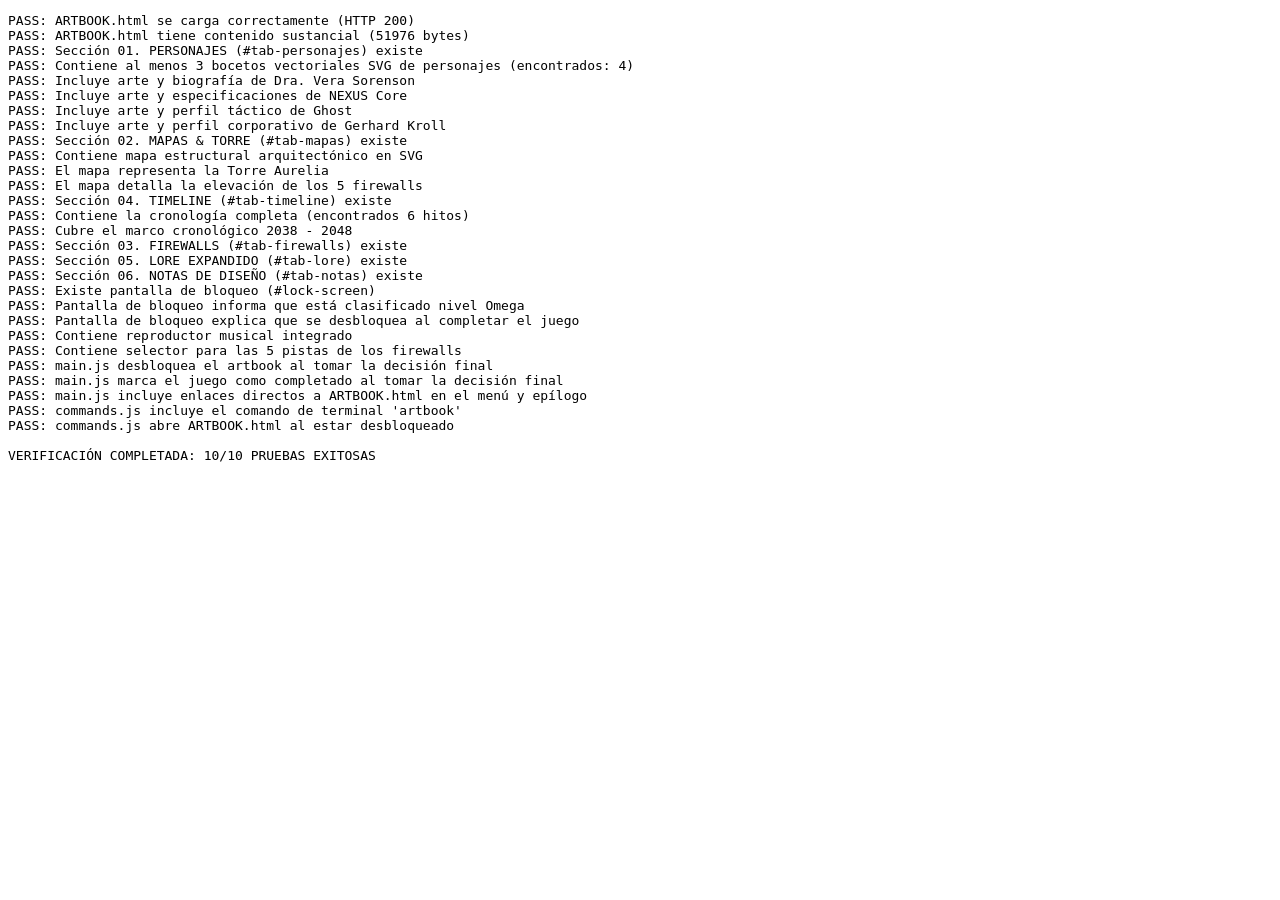
<file: scratch/test_artbook_out.html>
<!DOCTYPE html>
<html><head>
  <meta charset="utf-8">
  <title>ARTBOOK Verification Test</title>
</head>
<body>
  <div id="results"><pre>PASS: ARTBOOK.html se carga correctamente (HTTP 200)
PASS: ARTBOOK.html tiene contenido sustancial (51857 bytes)
PASS: Sección 01. PERSONAJES (#tab-personajes) existe
PASS: Contiene al menos 3 bocetos vectoriales SVG de personajes (encontrados: 4)
PASS: Incluye arte y biografía de Dra. Vera Sorenson
PASS: Incluye arte y especificaciones de NEXUS Core
PASS: Incluye arte y perfil táctico de Ghost
PASS: Incluye arte y perfil corporativo de Gerhard Kroll
PASS: Sección 02. MAPAS &amp; TORRE (#tab-mapas) existe
PASS: Contiene mapa estructural arquitectónico en SVG
PASS: El mapa representa la Torre Aurelia
PASS: El mapa detalla la elevación de los 5 firewalls
PASS: Sección 04. TIMELINE (#tab-timeline) existe
PASS: Contiene la cronología completa (encontrados 6 hitos)
PASS: Cubre el marco cronológico 2038 - 2048
PASS: Sección 03. FIREWALLS (#tab-firewalls) existe
PASS: Sección 05. LORE EXPANDIDO (#tab-lore) existe
PASS: Sección 06. NOTAS DE DISEÑO (#tab-notas) existe
PASS: Existe pantalla de bloqueo (#lock-screen)
PASS: Pantalla de bloqueo informa que está clasificado nivel Omega
PASS: Pantalla de bloqueo explica que se desbloquea al completar el juego
PASS: Contiene reproductor musical integrado
PASS: Contiene selector para las 5 pistas de los firewalls
PASS: main.js desbloquea el artbook al tomar la decisión final
PASS: main.js marca el juego como completado al tomar la decisión final
PASS: main.js incluye enlaces directos a ARTBOOK.html en el menú y epílogo
PASS: commands.js incluye el comando de terminal 'artbook'
PASS: commands.js abre ARTBOOK.html al estar desbloqueado

VERIFICACIÓN COMPLETADA: 10/10 PRUEBAS EXITOSAS</pre></div>
  <script type="module">
    const log = [];
    function assert(condition, message) {
      if (!condition) {
        log.push('FAIL: ' + message);
        throw new Error(message);
      }
      log.push('PASS: ' + message);
    }

    async function runTests() {
      try {
        // 1. Fetch ARTBOOK.html content
        const resp = await fetch('../ARTBOOK.html');
        assert(resp.ok, 'ARTBOOK.html se carga correctamente (HTTP 200)');
        const html = await resp.text();
        assert(html.length > 25000, 'ARTBOOK.html tiene contenido sustancial (' + html.length + ' bytes)');

        // 2. Parse DOM
        const parser = new DOMParser();
        const doc = parser.parseFromString(html, 'text/html');

        // 3. Verificar Personajes
        const personajesSection = doc.getElementById('tab-personajes');
        assert(personajesSection !== null, 'Sección 01. PERSONAJES (#tab-personajes) existe');
        const svgsPersonajes = personajesSection.querySelectorAll('svg');
        assert(svgsPersonajes.length >= 3, 'Contiene al menos 3 bocetos vectoriales SVG de personajes (encontrados: ' + svgsPersonajes.length + ')');
        const textPersonajes = personajesSection.textContent;
        assert(textPersonajes.includes('Vera Sorenson'), 'Incluye arte y biografía de Dra. Vera Sorenson');
        assert(textPersonajes.includes('NEXUS Core'), 'Incluye arte y especificaciones de NEXUS Core');
        assert(textPersonajes.includes('Ghost'), 'Incluye arte y perfil táctico de Ghost');
        assert(textPersonajes.includes('Gerhard Kroll'), 'Incluye arte y perfil corporativo de Gerhard Kroll');

        // 4. Verificar Mapas
        const mapasSection = doc.getElementById('tab-mapas');
        assert(mapasSection !== null, 'Sección 02. MAPAS & TORRE (#tab-mapas) existe');
        const svgMapa = mapasSection.querySelector('svg');
        assert(svgMapa !== null, 'Contiene mapa estructural arquitectónico en SVG');
        const textMapa = mapasSection.textContent;
        assert(textMapa.includes('TORRE CORPORATIVA AURELIA SYSTEMS'), 'El mapa representa la Torre Aurelia');
        assert(textMapa.includes('FIREWALL ALPHA') && textMapa.includes('FIREWALL OMEGA'), 'El mapa detalla la elevación de los 5 firewalls');

        // 5. Verificar Timeline
        const timelineSection = doc.getElementById('tab-timeline');
        assert(timelineSection !== null, 'Sección 04. TIMELINE (#tab-timeline) existe');
        const timelineItems = timelineSection.querySelectorAll('.timeline-item');
        assert(timelineItems.length >= 5, 'Contiene la cronología completa (encontrados ' + timelineItems.length + ' hitos)');
        const textTimeline = timelineSection.textContent;
        assert(textTimeline.includes('2038') && textTimeline.includes('2044') && textTimeline.includes('2048'), 'Cubre el marco cronológico 2038 - 2048');

        // 6. Verificar Firewalls & Lore
        const firewallsSection = doc.getElementById('tab-firewalls');
        assert(firewallsSection !== null, 'Sección 03. FIREWALLS (#tab-firewalls) existe');
        const loreSection = doc.getElementById('tab-lore');
        assert(loreSection !== null, 'Sección 05. LORE EXPANDIDO (#tab-lore) existe');
        const notasSection = doc.getElementById('tab-notas');
        assert(notasSection !== null, 'Sección 06. NOTAS DE DISEÑO (#tab-notas) existe');

        // 7. Verificar Pantalla de Bloqueo
        const lockScreen = doc.getElementById('lock-screen');
        assert(lockScreen !== null, 'Existe pantalla de bloqueo (#lock-screen)');
        assert(lockScreen.textContent.includes('ACCESO CLASIFICADO'), 'Pantalla de bloqueo informa que está clasificado nivel Omega');
        assert(lockScreen.textContent.includes('Debes infiltrarte en la Torre Aurelia'), 'Pantalla de bloqueo explica que se desbloquea al completar el juego');

        // 8. Verificar Reproductor de Música de los 5 Firewalls
        const musicPanel = doc.getElementById('music-player-panel');
        assert(musicPanel !== null, 'Contiene reproductor musical integrado');
        const trackButtons = doc.querySelectorAll('.btn-track');
        assert(trackButtons.length === 5, 'Contiene selector para las 5 pistas de los firewalls');

        // 9. Verificar integración con main.js
        const respMain = await fetch('../js/main.js');
        const mainCode = await respMain.text();
        assert(mainCode.includes("localStorage.setItem('nexus_artbook_unlocked', 'true')"), 'main.js desbloquea el artbook al tomar la decisión final');
        assert(mainCode.includes("localStorage.setItem('nexus_game_completed', 'true')"), 'main.js marca el juego como completado al tomar la decisión final');
        assert(mainCode.includes('ARTBOOK.html'), 'main.js incluye enlaces directos a ARTBOOK.html en el menú y epílogo');

        // 10. Verificar comando de terminal 'artbook'
        const respCmd = await fetch('../js/commands.js');
        const cmdCode = await respCmd.text();
        assert(cmdCode.includes("name: 'artbook'"), "commands.js incluye el comando de terminal 'artbook'");
        assert(cmdCode.includes("window.open('ARTBOOK.html', '_blank')"), "commands.js abre ARTBOOK.html al estar desbloqueado");

        document.getElementById('results').innerHTML = '<pre>' + log.join('\n') + '\n\nVERIFICACIÓN COMPLETADA: 10/10 PRUEBAS EXITOSAS</pre>';
      } catch (err) {
        document.getElementById('results').innerHTML = '<pre>' + log.join('\n') + '\n\nERROR EN VERIFICACIÓN: ' + err.message + '</pre>';
      }
    }

    runTests();
  </script>


</body></html>
</file>
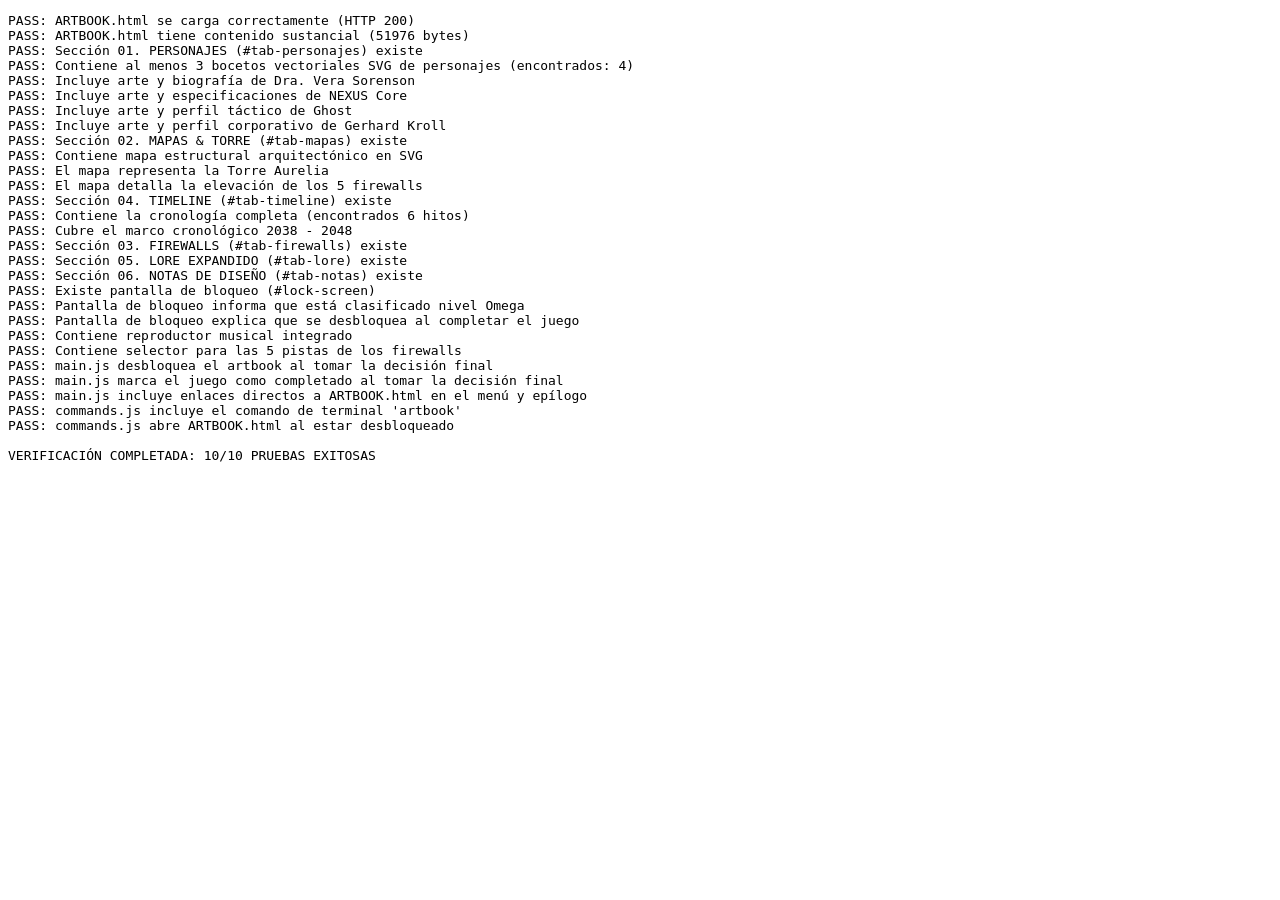
<file: scratch/test_artbook_verification.html>
<!DOCTYPE html>
<html>
<head>
  <meta charset="utf-8">
  <title>ARTBOOK Verification Test</title>
</head>
<body>
  <div id="results">Iniciando verificación del Artbook...</div>
  <script type="module">
    const log = [];
    function assert(condition, message) {
      if (!condition) {
        log.push('FAIL: ' + message);
        throw new Error(message);
      }
      log.push('PASS: ' + message);
    }

    async function runTests() {
      try {
        // 1. Fetch ARTBOOK.html content
        const resp = await fetch('../ARTBOOK.html');
        assert(resp.ok, 'ARTBOOK.html se carga correctamente (HTTP 200)');
        const html = await resp.text();
        assert(html.length > 25000, 'ARTBOOK.html tiene contenido sustancial (' + html.length + ' bytes)');

        // 2. Parse DOM
        const parser = new DOMParser();
        const doc = parser.parseFromString(html, 'text/html');

        // 3. Verificar Personajes
        const personajesSection = doc.getElementById('tab-personajes');
        assert(personajesSection !== null, 'Sección 01. PERSONAJES (#tab-personajes) existe');
        const svgsPersonajes = personajesSection.querySelectorAll('svg');
        assert(svgsPersonajes.length >= 3, 'Contiene al menos 3 bocetos vectoriales SVG de personajes (encontrados: ' + svgsPersonajes.length + ')');
        const textPersonajes = personajesSection.textContent;
        assert(textPersonajes.includes('Vera Sorenson'), 'Incluye arte y biografía de Dra. Vera Sorenson');
        assert(textPersonajes.includes('NEXUS Core'), 'Incluye arte y especificaciones de NEXUS Core');
        assert(textPersonajes.includes('Ghost'), 'Incluye arte y perfil táctico de Ghost');
        assert(textPersonajes.includes('Gerhard Kroll'), 'Incluye arte y perfil corporativo de Gerhard Kroll');

        // 4. Verificar Mapas
        const mapasSection = doc.getElementById('tab-mapas');
        assert(mapasSection !== null, 'Sección 02. MAPAS & TORRE (#tab-mapas) existe');
        const svgMapa = mapasSection.querySelector('svg');
        assert(svgMapa !== null, 'Contiene mapa estructural arquitectónico en SVG');
        const textMapa = mapasSection.textContent;
        assert(textMapa.includes('TORRE CORPORATIVA AURELIA SYSTEMS'), 'El mapa representa la Torre Aurelia');
        assert(textMapa.includes('FIREWALL ALPHA') && textMapa.includes('FIREWALL OMEGA'), 'El mapa detalla la elevación de los 5 firewalls');

        // 5. Verificar Timeline
        const timelineSection = doc.getElementById('tab-timeline');
        assert(timelineSection !== null, 'Sección 04. TIMELINE (#tab-timeline) existe');
        const timelineItems = timelineSection.querySelectorAll('.timeline-item');
        assert(timelineItems.length >= 5, 'Contiene la cronología completa (encontrados ' + timelineItems.length + ' hitos)');
        const textTimeline = timelineSection.textContent;
        assert(textTimeline.includes('2038') && textTimeline.includes('2044') && textTimeline.includes('2048'), 'Cubre el marco cronológico 2038 - 2048');

        // 6. Verificar Firewalls & Lore
        const firewallsSection = doc.getElementById('tab-firewalls');
        assert(firewallsSection !== null, 'Sección 03. FIREWALLS (#tab-firewalls) existe');
        const loreSection = doc.getElementById('tab-lore');
        assert(loreSection !== null, 'Sección 05. LORE EXPANDIDO (#tab-lore) existe');
        const notasSection = doc.getElementById('tab-notas');
        assert(notasSection !== null, 'Sección 06. NOTAS DE DISEÑO (#tab-notas) existe');

        // 7. Verificar Pantalla de Bloqueo
        const lockScreen = doc.getElementById('lock-screen');
        assert(lockScreen !== null, 'Existe pantalla de bloqueo (#lock-screen)');
        assert(lockScreen.textContent.includes('ACCESO CLASIFICADO'), 'Pantalla de bloqueo informa que está clasificado nivel Omega');
        assert(lockScreen.textContent.includes('Debes infiltrarte en la Torre Aurelia'), 'Pantalla de bloqueo explica que se desbloquea al completar el juego');

        // 8. Verificar Reproductor de Música de los 5 Firewalls
        const musicPanel = doc.getElementById('music-player-panel');
        assert(musicPanel !== null, 'Contiene reproductor musical integrado');
        const trackButtons = doc.querySelectorAll('.btn-track');
        assert(trackButtons.length === 5, 'Contiene selector para las 5 pistas de los firewalls');

        // 9. Verificar integración con main.js
        const respMain = await fetch('../js/main.js');
        const mainCode = await respMain.text();
        assert(mainCode.includes("localStorage.setItem('nexus_artbook_unlocked', 'true')"), 'main.js desbloquea el artbook al tomar la decisión final');
        assert(mainCode.includes("localStorage.setItem('nexus_game_completed', 'true')"), 'main.js marca el juego como completado al tomar la decisión final');
        assert(mainCode.includes('ARTBOOK.html'), 'main.js incluye enlaces directos a ARTBOOK.html en el menú y epílogo');

        // 10. Verificar comando de terminal 'artbook'
        const respCmd = await fetch('../js/commands.js');
        const cmdCode = await respCmd.text();
        assert(cmdCode.includes("name: 'artbook'"), "commands.js incluye el comando de terminal 'artbook'");
        assert(cmdCode.includes("window.open('ARTBOOK.html', '_blank')"), "commands.js abre ARTBOOK.html al estar desbloqueado");

        document.getElementById('results').innerHTML = '<pre>' + log.join('\n') + '\n\nVERIFICACIÓN COMPLETADA: 10/10 PRUEBAS EXITOSAS</pre>';
      } catch (err) {
        document.getElementById('results').innerHTML = '<pre>' + log.join('\n') + '\n\nERROR EN VERIFICACIÓN: ' + err.message + '</pre>';
      }
    }

    runTests();
  </script>
</body>
</html>
</file>
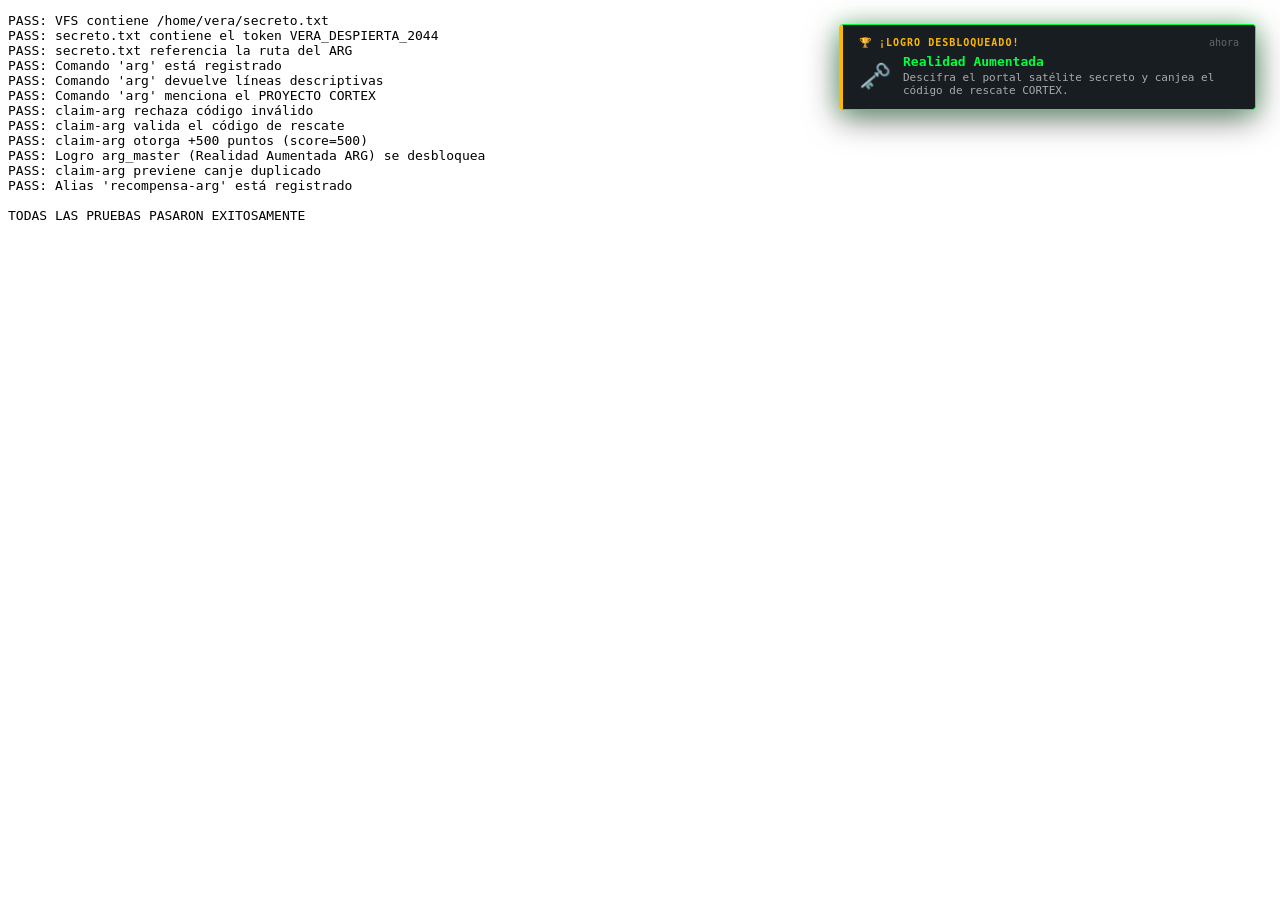
<file: scratch/test_ingame_arg.html>
<!DOCTYPE html>
<html>
<head>
  <meta charset="utf-8">
  <title>ARG Integration Test</title>
</head>
<body>
  <div id="test-results">Iniciando pruebas...</div>
  <script type="module">
    import { COMMANDS } from '../js/commands.js';
    import { logrosManager } from '../js/meta/logros.js';
    import { getState, resetState } from '../js/state.js';
    import { VirtualFileSystem } from '../js/terminal.js';

    const results = [];
    function assert(cond, desc) {
      if (!cond) {
        results.push('FAIL: ' + desc);
        throw new Error(desc);
      }
      results.push('PASS: ' + desc);
    }

    try {
      resetState();
      localStorage.removeItem('nexus_arg_claimed');
      localStorage.removeItem('nexus_arg_unlocked');

      // 1. Probar que el VFS contiene /home/vera/secreto.txt
      const vfs = new VirtualFileSystem();
      const node = vfs.getNode('/home/vera/secreto.txt');
      assert(node !== null, 'VFS contiene /home/vera/secreto.txt');
      assert(node.content.includes('VERA_DESPIERTA_2044'), 'secreto.txt contiene el token VERA_DESPIERTA_2044');
      assert(node.content.includes('./arg/index.html'), 'secreto.txt referencia la ruta del ARG');

      // 2. Probar comando 'arg'
      assert(COMMANDS['arg'] !== undefined, "Comando 'arg' está registrado");
      const resArg = COMMANDS['arg'].execute({ args: [] });
      assert(resArg.lines.length > 0, "Comando 'arg' devuelve líneas descriptivas");
      assert(resArg.lines.some(l => l.includes('PROYECTO CORTEX')), "Comando 'arg' menciona el PROYECTO CORTEX");

      // 3. Probar comando 'claim-arg' con código erróneo
      const resFail = COMMANDS['claim-arg'].execute({ args: ['INVALID_CODE'] });
      assert(resFail.lines.some(l => l.includes('INVÁLIDO')), 'claim-arg rechaza código inválido');

      // 4. Probar comando 'claim-arg' con código correcto NEXUS_ARG_CORTEX_REDEEM_77
      const scoreBefore = getState().score;
      const resClaim = COMMANDS['claim-arg'].execute({ args: ['NEXUS_ARG_CORTEX_REDEEM_77'] });
      assert(resClaim.lines.some(l => l.includes('VALIDADA') || l.includes('VÁLIDO')), 'claim-arg valida el código de rescate');
      
      // Verificar +500 PTS
      const scoreAfter = getState().score;
      assert(scoreAfter === scoreBefore + 500, 'claim-arg otorga +500 puntos (score=' + scoreAfter + ')');

      // Verificar Logro arg_master desbloqueado
      assert(logrosManager.isDesbloqueado('arg_master'), 'Logro arg_master (Realidad Aumentada ARG) se desbloquea');

      // 5. Probar que no se puede canjear dos veces
      const resDouble = COMMANDS['claim-arg'].execute({ args: ['NEXUS_ARG_CORTEX_REDEEM_77'] });
      assert(resDouble.lines.some(l => l.includes('ya ha sido canjeado')), 'claim-arg previene canje duplicado');

      // 6. Probar alias 'recompensa-arg'
      assert(COMMANDS['recompensa-arg'] !== undefined, "Alias 'recompensa-arg' está registrado");

      document.getElementById('test-results').innerHTML = '<pre>' + results.join('\n') + '\n\nTODAS LAS PRUEBAS PASARON EXITOSAMENTE</pre>';
    } catch (e) {
      document.getElementById('test-results').innerHTML = '<pre>' + results.join('\n') + '\n\nERROR CRÍTICO: ' + e.message + '</pre>';
    }
  </script>
</body>
</html>
</file>
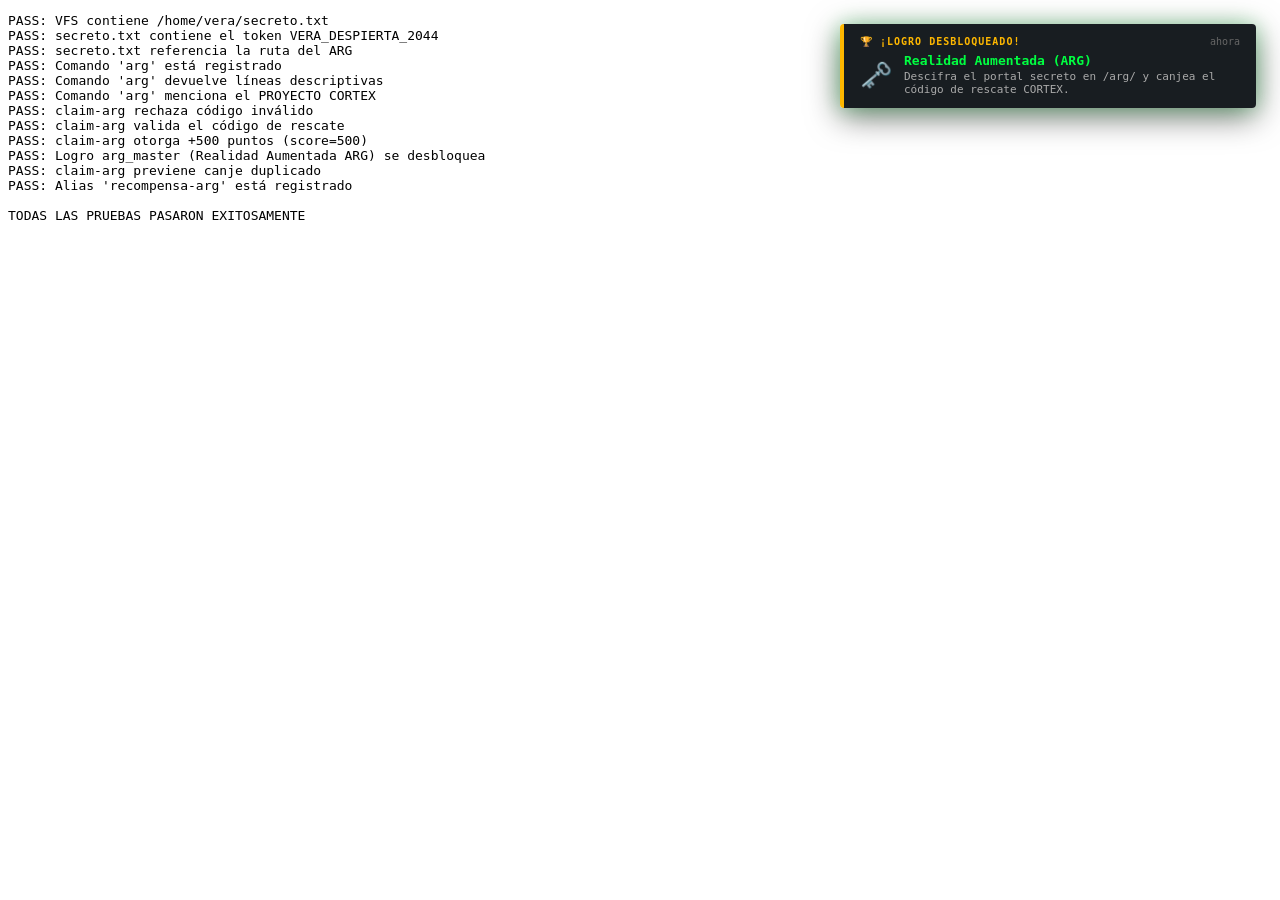
<file: scratch/test_ingame_arg_out.html>
<!DOCTYPE html>
<html><head>
  <meta charset="utf-8">
  <title>ARG Integration Test</title>
</head>
<body>
  <div id="test-results"><pre>PASS: VFS contiene /home/vera/secreto.txt
PASS: secreto.txt contiene el token VERA_DESPIERTA_2044
PASS: secreto.txt referencia la ruta del ARG
PASS: Comando 'arg' está registrado
PASS: Comando 'arg' devuelve líneas descriptivas
PASS: Comando 'arg' menciona el PROYECTO CORTEX
PASS: claim-arg rechaza código inválido
PASS: claim-arg valida el código de rescate
PASS: claim-arg otorga +500 puntos (score=500)
PASS: Logro arg_master (Realidad Aumentada ARG) se desbloquea
PASS: claim-arg previene canje duplicado
PASS: Alias 'recompensa-arg' está registrado

TODAS LAS PRUEBAS PASARON EXITOSAMENTE</pre></div>
  <script type="module">
    import { COMMANDS } from '../js/commands.js';
    import { logrosManager } from '../js/meta/logros.js';
    import { getState, resetState } from '../js/state.js';
    import { VirtualFileSystem } from '../js/terminal.js';

    const results = [];
    function assert(cond, desc) {
      if (!cond) {
        results.push('FAIL: ' + desc);
        throw new Error(desc);
      }
      results.push('PASS: ' + desc);
    }

    try {
      resetState();
      localStorage.removeItem('nexus_arg_claimed');
      localStorage.removeItem('nexus_arg_unlocked');

      // 1. Probar que el VFS contiene /home/vera/secreto.txt
      const vfs = new VirtualFileSystem();
      const node = vfs.getNode('/home/vera/secreto.txt');
      assert(node !== null, 'VFS contiene /home/vera/secreto.txt');
      assert(node.content.includes('VERA_DESPIERTA_2044'), 'secreto.txt contiene el token VERA_DESPIERTA_2044');
      assert(node.content.includes('./arg/index.html'), 'secreto.txt referencia la ruta del ARG');

      // 2. Probar comando 'arg'
      assert(COMMANDS['arg'] !== undefined, "Comando 'arg' está registrado");
      const resArg = COMMANDS['arg'].execute({ args: [] });
      assert(resArg.lines.length > 0, "Comando 'arg' devuelve líneas descriptivas");
      assert(resArg.lines.some(l => l.includes('PROYECTO CORTEX')), "Comando 'arg' menciona el PROYECTO CORTEX");

      // 3. Probar comando 'claim-arg' con código erróneo
      const resFail = COMMANDS['claim-arg'].execute({ args: ['INVALID_CODE'] });
      assert(resFail.lines.some(l => l.includes('INVÁLIDO')), 'claim-arg rechaza código inválido');

      // 4. Probar comando 'claim-arg' con código correcto NEXUS_ARG_CORTEX_REDEEM_77
      const scoreBefore = getState().score;
      const resClaim = COMMANDS['claim-arg'].execute({ args: ['NEXUS_ARG_CORTEX_REDEEM_77'] });
      assert(resClaim.lines.some(l => l.includes('VALIDADA') || l.includes('VÁLIDO')), 'claim-arg valida el código de rescate');
      
      // Verificar +500 PTS
      const scoreAfter = getState().score;
      assert(scoreAfter === scoreBefore + 500, 'claim-arg otorga +500 puntos (score=' + scoreAfter + ')');

      // Verificar Logro arg_master desbloqueado
      assert(logrosManager.isDesbloqueado('arg_master'), 'Logro arg_master (Realidad Aumentada ARG) se desbloquea');

      // 5. Probar que no se puede canjear dos veces
      const resDouble = COMMANDS['claim-arg'].execute({ args: ['NEXUS_ARG_CORTEX_REDEEM_77'] });
      assert(resDouble.lines.some(l => l.includes('ya ha sido canjeado')), 'claim-arg previene canje duplicado');

      // 6. Probar alias 'recompensa-arg'
      assert(COMMANDS['recompensa-arg'] !== undefined, "Alias 'recompensa-arg' está registrado");

      document.getElementById('test-results').innerHTML = '<pre>' + results.join('\n') + '\n\nTODAS LAS PRUEBAS PASARON EXITOSAMENTE</pre>';
    } catch (e) {
      document.getElementById('test-results').innerHTML = '<pre>' + results.join('\n') + '\n\nERROR CRÍTICO: ' + e.message + '</pre>';
    }
  </script>


<div id="nexus-achievements-container" style="position: fixed; top: 24px; right: 24px; z-index: 999999; display: flex; flex-direction: column; gap: 12px; pointer-events: none;"><div class="achievement-toast" style="min-width: 310px; max-width: 380px; background: rgba(10, 15, 20, 0.94); border-top-color: ; border-top-style: ; border-top-width: ; border-right-color: ; border-right-style: ; border-right-width: ; border-bottom-color: ; border-bottom-style: ; border-bottom-width: ; border-image-source: ; border-image-slice: ; border-image-width: ; border-image-outset: ; border-image-repeat: ; border-left: 4px solid var(--yellow-warn, #ffb800); box-shadow: rgba(0, 255, 65, 0.25) 0px 0px 20px, rgba(0, 0, 0, 0.6) 0px 8px 32px; backdrop-filter: blur(8px); border-radius: 4px; padding: 12px 16px; font-family: var(--font-mono, monospace); color: rgb(224, 224, 224); transform: translateX(0px); transition: transform 0.4s cubic-bezier(0.18, 0.89, 0.32, 1.28), opacity 0.3s; pointer-events: auto; cursor: pointer;">
      <div style="display: flex; align-items: center; justify-content: space-between; margin-bottom: 6px;">
        <span style="font-size: 10px; color: var(--yellow-warn, #ffb800); font-weight: bold; letter-spacing: 0.1em;">
          🏆 ¡LOGRO DESBLOQUEADO!
        </span>
        <span style="font-size: 10px; color: var(--text-dim, #666);">ahora</span>
      </div>
      <div style="display: flex; align-items: center; gap: 12px;">
        <span style="font-size: 26px; line-height: 1;">🗝️</span>
        <div>
          <div style="font-weight: bold; font-size: 13px; color: var(--green-bright, #00ff41);">Realidad Aumentada (ARG)</div>
          <div style="font-size: 11px; color: #aaa; margin-top: 2px;">Descifra el portal secreto en /arg/ y canjea el código de rescate CORTEX.</div>
        </div>
      </div>
    </div></div></body></html>
</file>
